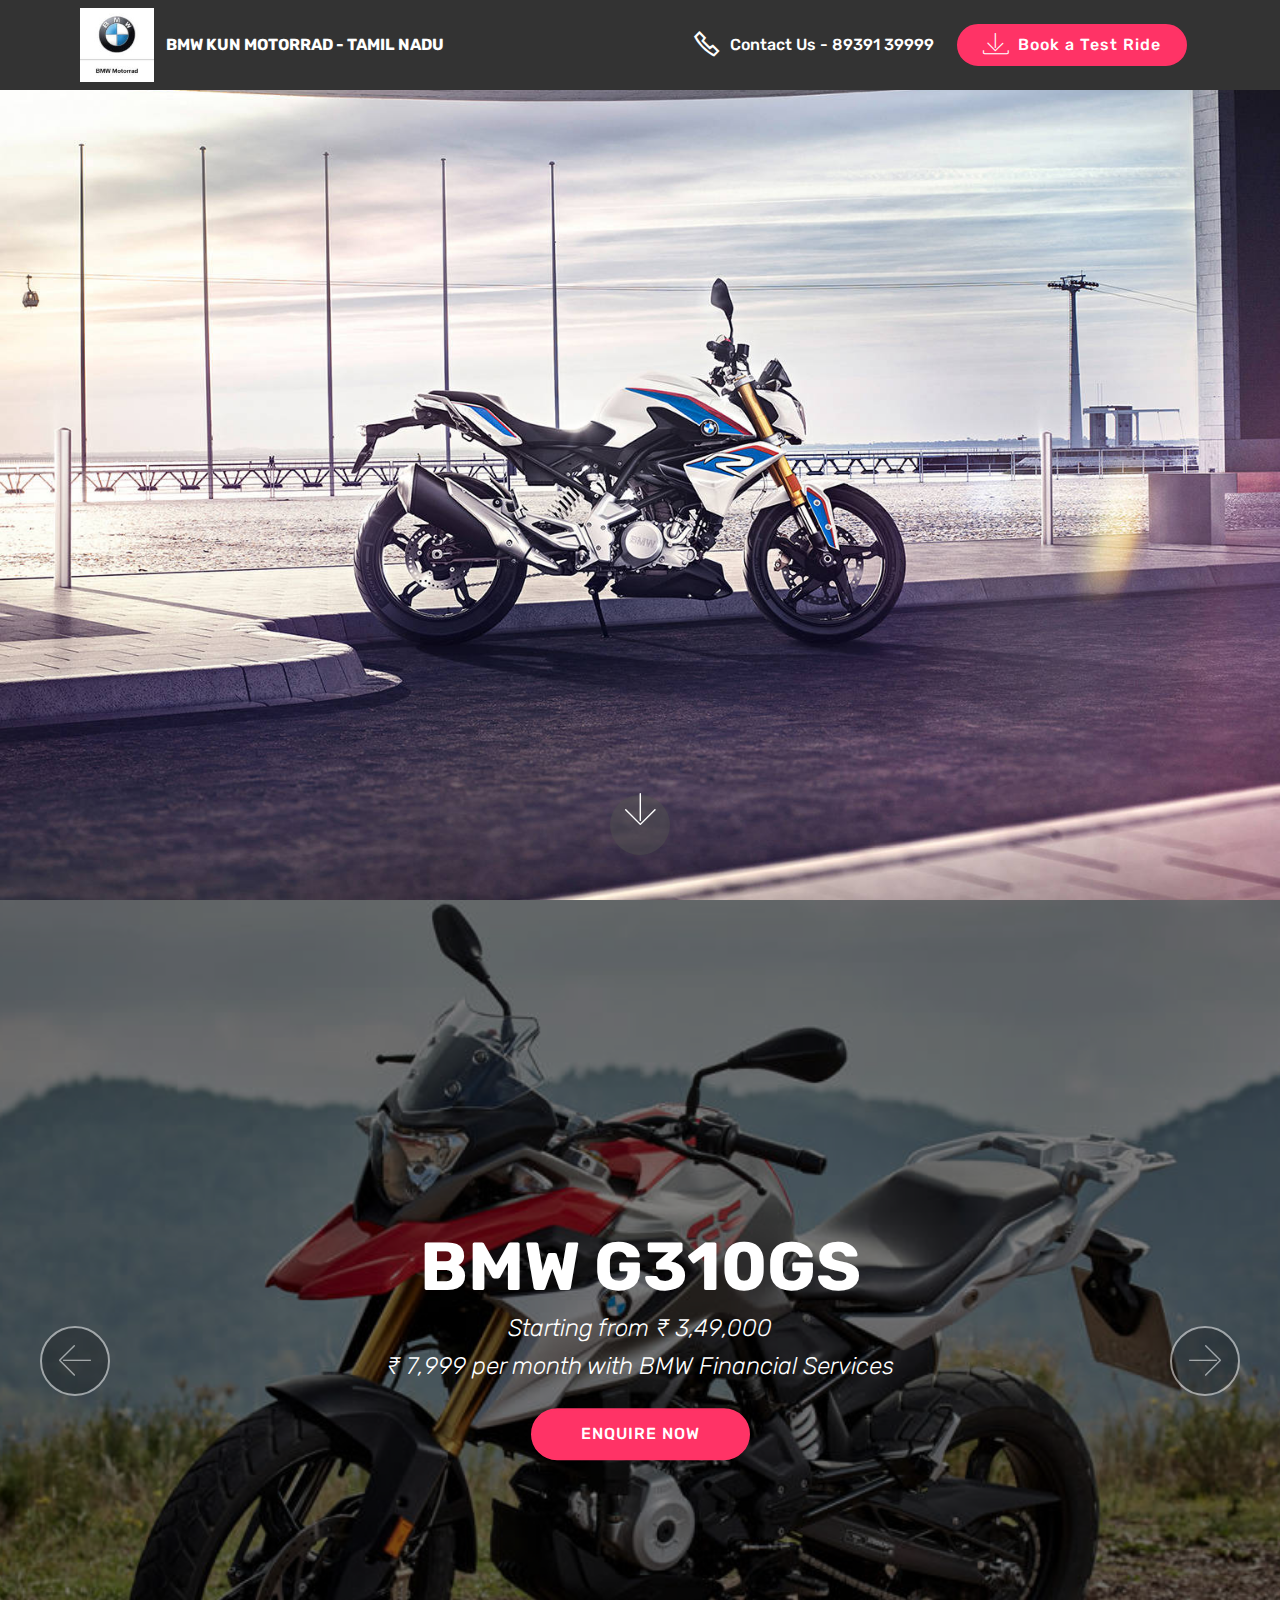
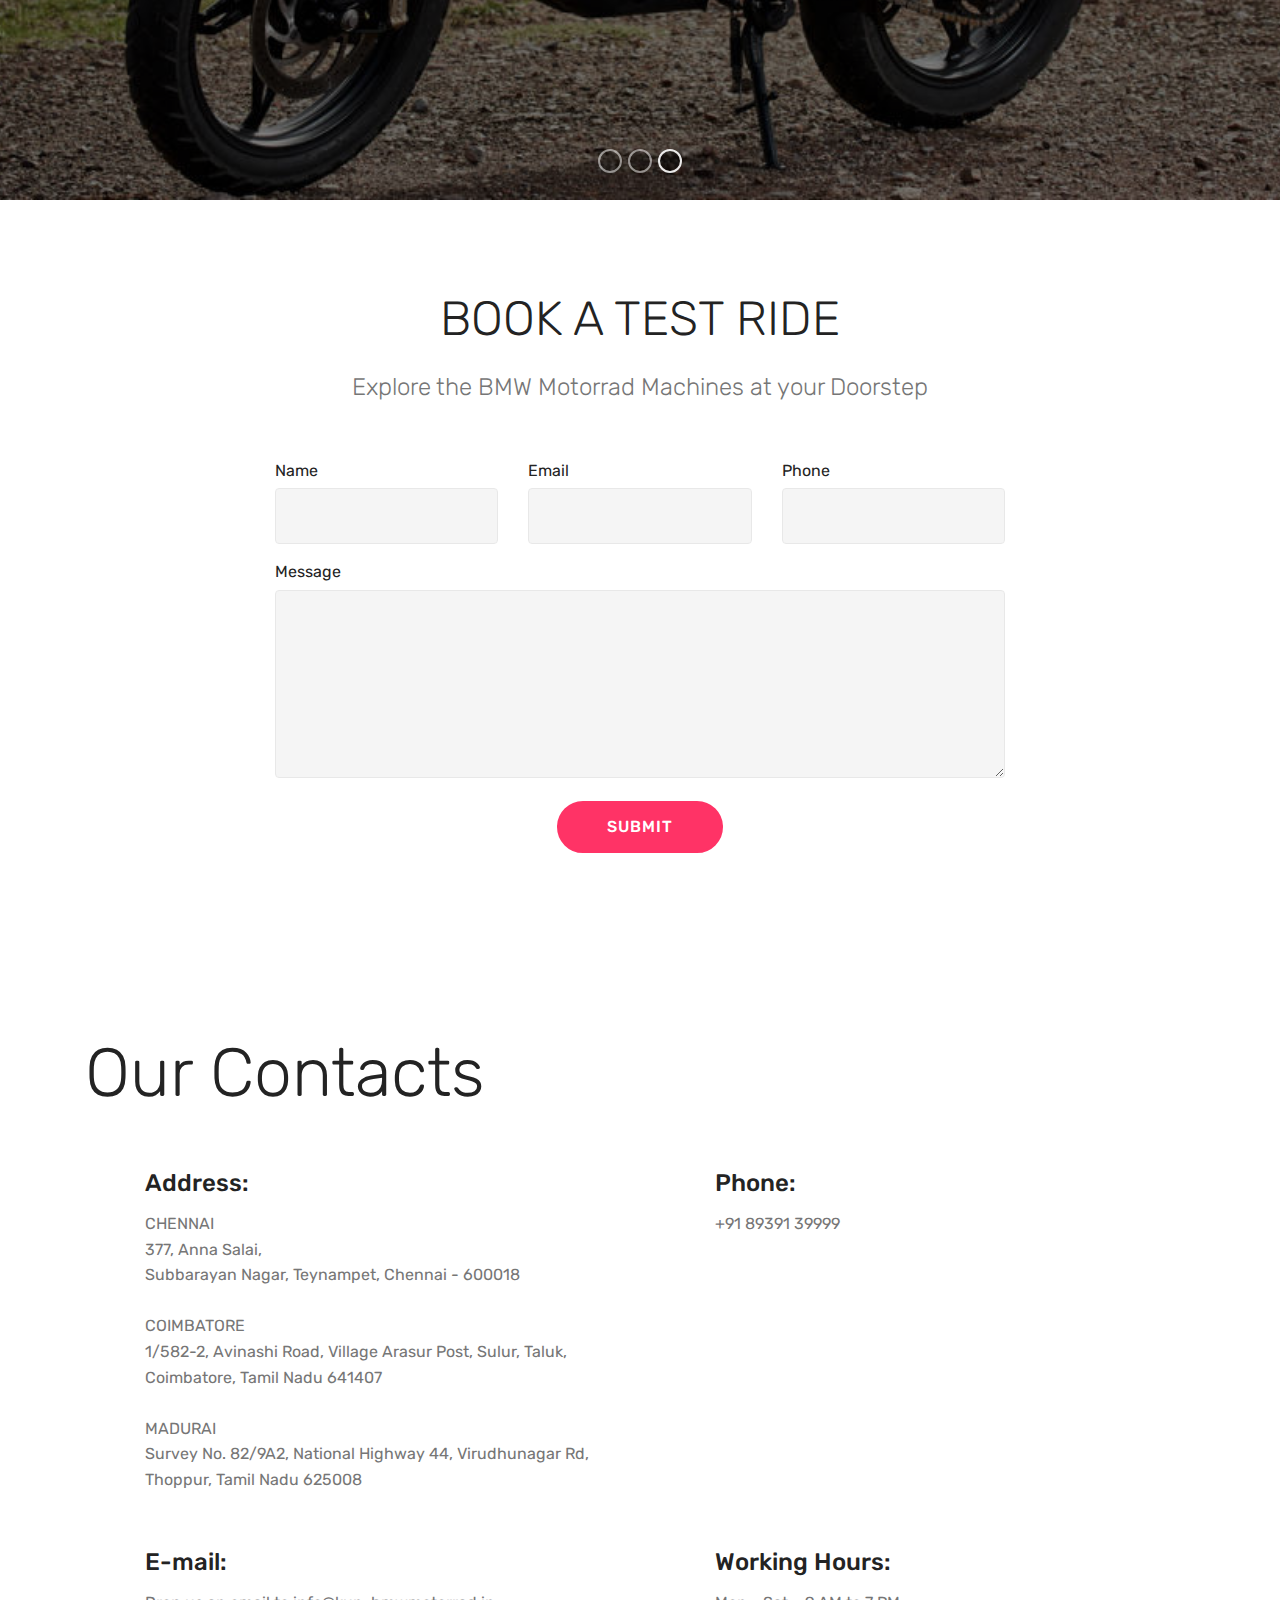
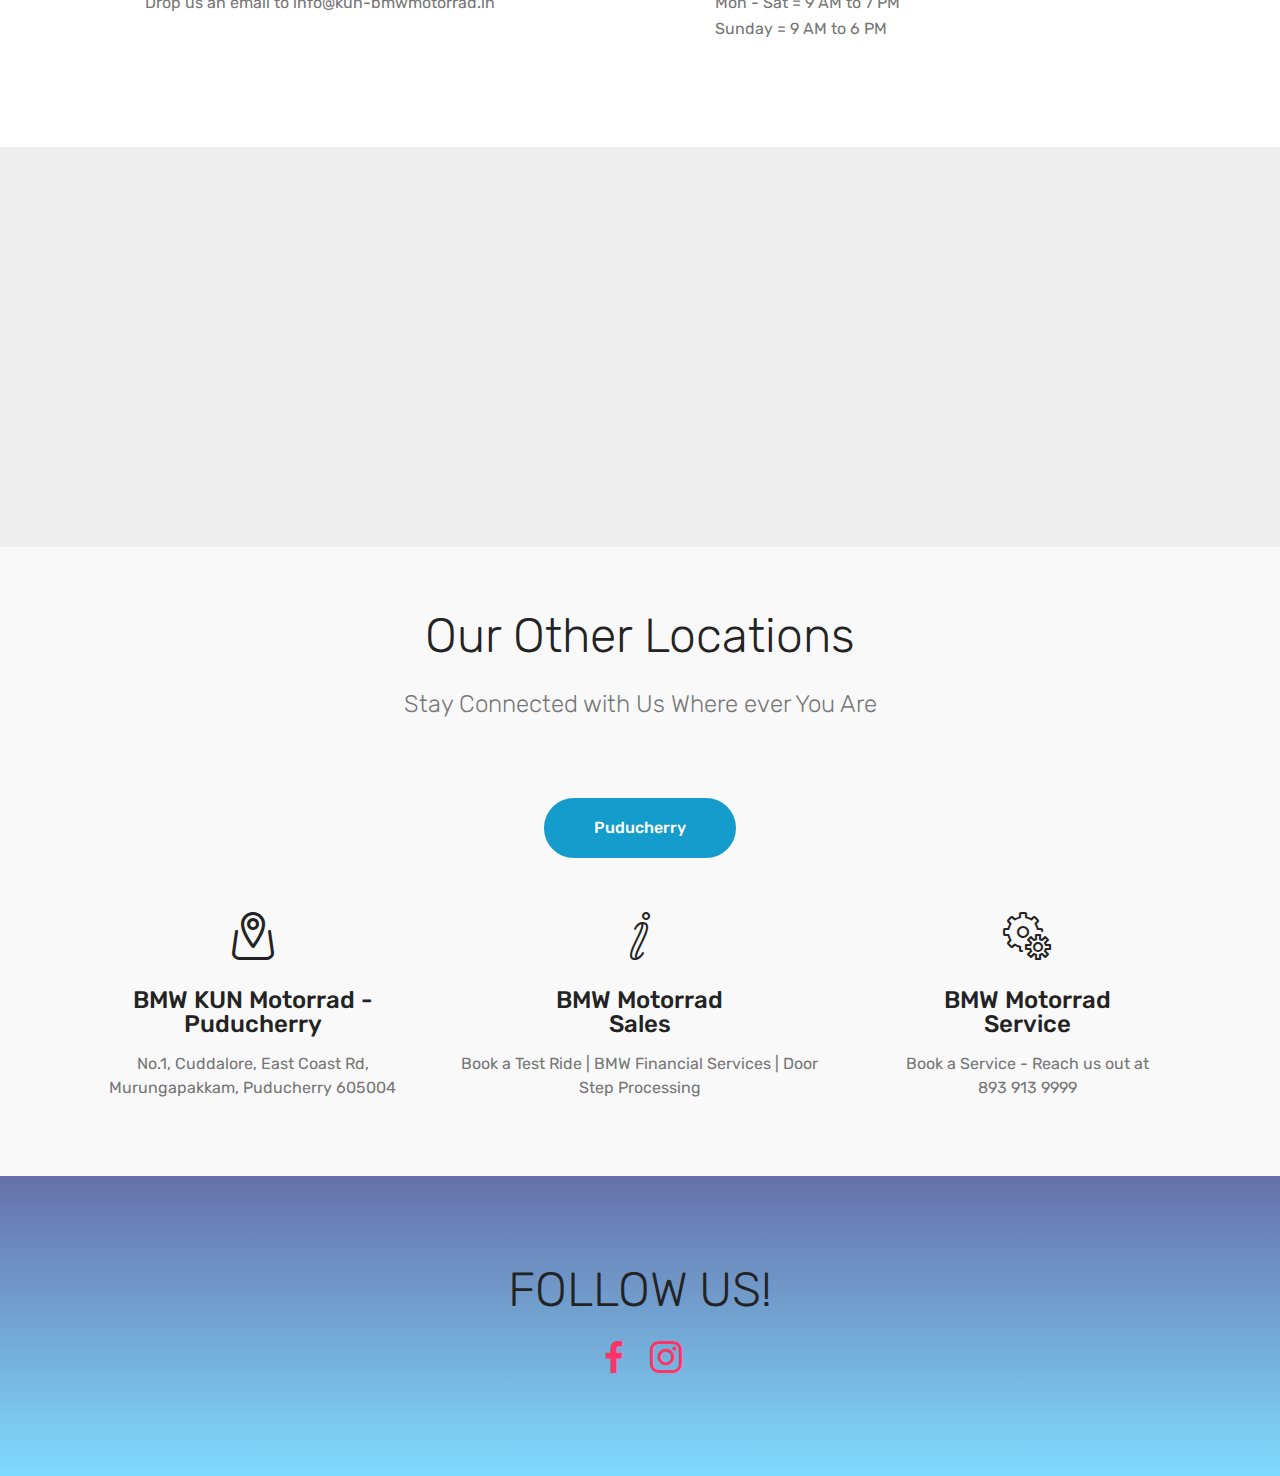
<file: index.html>
<!DOCTYPE html>
<html  >
<head>
  <!-- Site made with Mobirise Website Builder v4.10.1, https://mobirise.com -->
  <meta charset="UTF-8">
  <meta http-equiv="X-UA-Compatible" content="IE=edge">
  <meta name="generator" content="Mobirise v4.10.1, mobirise.com">
  <meta name="viewport" content="width=device-width, initial-scale=1, minimum-scale=1">
  <link rel="shortcut icon" href="assets/images/motorrad-logo-122x122.jpg" type="image/x-icon">
  <meta name="description" content="">
  
  <title>Home</title>
  <link rel="stylesheet" href="assets/web/assets/mobirise-icons-bold/mobirise-icons-bold.css">
  <link rel="stylesheet" href="assets/web/assets/mobirise-icons/mobirise-icons.css">
  <link rel="stylesheet" href="assets/web/assets/mobirise-icons2/mobirise2.css">
  <link rel="stylesheet" href="assets/tether/tether.min.css">
  <link rel="stylesheet" href="assets/bootstrap/css/bootstrap.min.css">
  <link rel="stylesheet" href="assets/bootstrap/css/bootstrap-grid.min.css">
  <link rel="stylesheet" href="assets/bootstrap/css/bootstrap-reboot.min.css">
  <link rel="stylesheet" href="assets/socicon/css/styles.css">
  <link rel="stylesheet" href="assets/dropdown/css/style.css">
  <link rel="stylesheet" href="assets/theme/css/style.css">
  <link rel="stylesheet" href="assets/mobirise/css/mbr-additional.css" type="text/css">
  
  
  
</head>
<body>
  <section class="menu cid-qTkzRZLJNu" once="menu" id="menu1-0">

    

    <nav class="navbar navbar-expand beta-menu navbar-dropdown align-items-center navbar-fixed-top navbar-toggleable-sm">
        <button class="navbar-toggler navbar-toggler-right" type="button" data-toggle="collapse" data-target="#navbarSupportedContent" aria-controls="navbarSupportedContent" aria-expanded="false" aria-label="Toggle navigation">
            <div class="hamburger">
                <span></span>
                <span></span>
                <span></span>
                <span></span>
            </div>
        </button>
        <div class="menu-logo">
            <div class="navbar-brand">
                <span class="navbar-logo">
                    <a href="#top">
                         <img src="assets/images/motorrad-logo-122x122.jpg" alt="Mobirise" title="" style="height: 4.6rem;">
                    </a>
                </span>
                <span class="navbar-caption-wrap"><a class="navbar-caption text-white display-4" href="https://mobirise.com">BMW KUN MOTORRAD - TAMIL NADU</a></span>
            </div>
        </div>
        <div class="collapse navbar-collapse" id="navbarSupportedContent">
            <ul class="navbar-nav nav-dropdown" data-app-modern-menu="true"><li class="nav-item">
                    <a class="nav-link link text-white display-4" href="index.html#contacts3-6"><span class="mobi-mbri mobi-mbri-phone mbr-iconfont mbr-iconfont-btn"></span>
                        
                        Contact Us - 89391 39999</a>
                </li></ul>
            <div class="navbar-buttons mbr-section-btn"><a class="btn btn-sm btn-primary display-4" href="index.html#form1-5">
                    <span class="mbri-save mbr-iconfont mbr-iconfont-btn "></span>
                    Book a Test Ride</a></div>
        </div>
    </nav>
</section>

<section class="engine"><a href="https://mobirise.info/o">free portfolio website templates</a></section><section class="cid-qTkA127IK8 mbr-fullscreen mbr-parallax-background" id="header2-1">

    

    

    <div class="container align-center">
        <div class="row justify-content-md-center">
            <div class="mbr-white col-md-10">
                
                
                
                
            </div>
        </div>
    </div>
    <div class="mbr-arrow hidden-sm-down" aria-hidden="true">
        <a href="#next">
            <i class="mbri-down mbr-iconfont"></i>
        </a>
    </div>
</section>

<section class="carousel slide cid-rrEYkP6PCE" data-interval="false" id="slider1-j">

    

    <div class="full-screen"><div class="mbr-slider slide carousel" data-pause="true" data-keyboard="false" data-ride="carousel" data-interval="4000"><ol class="carousel-indicators"><li data-app-prevent-settings="" data-target="#slider1-j" data-slide-to="0"></li><li data-app-prevent-settings="" data-target="#slider1-j" data-slide-to="1"></li><li data-app-prevent-settings="" data-target="#slider1-j" class=" active" data-slide-to="2"></li></ol><div class="carousel-inner" role="listbox"><div class="carousel-item slider-fullscreen-image" data-bg-video-slide="false" style="background-image: url(assets/images/f750gs-1920x1080.jpg);"><div class="container container-slide"><div class="image_wrapper"><div class="mbr-overlay"></div><img src="assets/images/f750gs-1920x1080.jpg"><div class="carousel-caption justify-content-center"><div class="col-10 align-center"><h2 class="mbr-fonts-style display-1"><strong>BMW F750GS</strong></h2><p class="lead mbr-text mbr-fonts-style display-5"><em><strong>THE BEGINNING OF SOMETHING NEW</strong></em></p><div class="mbr-section-btn" buttons="0"><a class="btn btn-success display-4" href="index.html#form1-5">ENQUIRE NOW</a> </div></div></div></div></div></div><div class="carousel-item slider-fullscreen-image" data-bg-video-slide="false" style="background-image: url(assets/images/r1250gs-1600x900.jpg);"><div class="container container-slide"><div class="image_wrapper"><div class="mbr-overlay"></div><img src="assets/images/r1250gs-1600x900.jpg"><div class="carousel-caption justify-content-center"><div class="col-10 align-center"><h2 class="mbr-fonts-style display-1"><strong>BMW R1250GS</strong></h2><p class="lead mbr-text mbr-fonts-style display-5"><em>Starting from ₹ 16,85,000
<br>₹ 34,777 per month with BMW Financial Services</em></p><div class="mbr-section-btn" buttons="0"><a class="btn display-4 btn-black" href="index.html#form1-5">ENQUIRE NOW</a> </div></div></div></div></div></div><div class="carousel-item slider-fullscreen-image active" data-bg-video-slide="false" style="background-image: url(assets/images/g310gs-1024x576.jpg);"><div class="container container-slide"><div class="image_wrapper"><div class="mbr-overlay"></div><img src="assets/images/g310gs-1024x576.jpg"><div class="carousel-caption justify-content-center"><div class="col-10 align-center"><h2 class="mbr-fonts-style display-1"><strong>BMW G310GS</strong></h2><p class="lead mbr-text mbr-fonts-style display-5"><em>Starting from ₹ 3,49,000
<br>₹ 7,999 per month with BMW Financial Services</em></p><div class="mbr-section-btn" buttons="0"><a class="btn display-4 btn-primary" href="index.html#form1-5">ENQUIRE NOW</a> </div></div></div></div></div></div></div><a data-app-prevent-settings="" class="carousel-control carousel-control-prev" role="button" data-slide="prev" href="#slider1-j"><span aria-hidden="true" class="mbri-left mbr-iconfont"></span><span class="sr-only">Previous</span></a><a data-app-prevent-settings="" class="carousel-control carousel-control-next" role="button" data-slide="next" href="#slider1-j"><span aria-hidden="true" class="mbri-right mbr-iconfont"></span><span class="sr-only">Next</span></a></div></div>

</section>

<section class="mbr-section form1 cid-rq2QKuMh8R" id="form1-5">

    

    
    <div class="container">
        <div class="row justify-content-center">
            <div class="title col-12 col-lg-8">
                <h2 class="mbr-section-title align-center pb-3 mbr-fonts-style display-2">
                    BOOK A TEST RIDE</h2>
                <h3 class="mbr-section-subtitle align-center mbr-light pb-3 mbr-fonts-style display-5">
                    Explore the BMW Motorrad Machines at your Doorstep</h3>
            </div>
        </div>
    </div>
    <div class="container">
        <div class="row justify-content-center">
            <div class="media-container-column col-lg-8" data-form-type="formoid">
                <!---Formbuilder Form--->
                <form action="https://mobirise.com/" method="POST" class="mbr-form form-with-styler" data-form-title="Mobirise Form"><input type="hidden" name="email" data-form-email="true" value="DKoD+jKcBX7iKw5u927jv78lsmXXeE1T3jhASjSYUYomiIY37VyQIKcHmqfQCOb0A3Y1/wEdfXcictTYaYZTbTwcQfeDj5vEnlV9dTLqz9y9vZceMcCCYavsPygVufMP">
                    <div class="row row-sm-offset">
                        <div hidden="hidden" data-form-alert="" class="alert alert-success col-12">Thanks for filling out the form!</div>
                        <div hidden="hidden" data-form-alert-danger="" class="alert alert-danger col-12">
                        </div>
                    </div>
                    <div class="dragArea row row-sm-offset">
                        <div class="col-md-4  form-group" data-for="name">
                            <label for="name-form1-5" class="form-control-label mbr-fonts-style display-7">Name</label>
                            <input type="text" name="name" data-form-field="Name" required="required" class="form-control display-7" id="name-form1-5">
                        </div>
                        <div class="col-md-4  form-group" data-for="email">
                            <label for="email-form1-5" class="form-control-label mbr-fonts-style display-7">Email</label>
                            <input type="email" name="email" data-form-field="Email" required="required" class="form-control display-7" id="email-form1-5">
                        </div>
                        <div data-for="phone" class="col-md-4  form-group">
                            <label for="phone-form1-5" class="form-control-label mbr-fonts-style display-7">Phone</label>
                            <input type="tel" name="phone" data-form-field="Phone" class="form-control display-7" id="phone-form1-5">
                        </div>
                        <div data-for="message" class="col-md-12 form-group">
                            <label for="message-form1-5" class="form-control-label mbr-fonts-style display-7">Message</label>
                            <textarea name="message" data-form-field="Message" class="form-control display-7" id="message-form1-5"></textarea>
                        </div>
                        <div class="col-md-12 input-group-btn align-center"><button type="submit" class="btn btn-primary btn-form display-4">SUBMIT</button></div>
                    </div>
                </form><!---Formbuilder Form--->
            </div>
        </div>
    </div>
</section>

<section class="mbr-section contacts3 cid-rq2QLFR4gG" id="contacts3-6">
    <!---->
    
    <!---->
    <!--Overlay-->
    
    <!--Container-->
    <div class="container">
        <div class="row">
            <!--Titles-->
            <div class="title col-12">
                <h2 class="align-left mbr-fonts-style display-1">
                    Our Contacts
                </h2>
                
            </div>
            <div class="col-12">
                <div class="row">
                    <div class="col-12 col-md-6">
                        <div class="wrapper">
                            <span class="iconfont-wrapper">
                                <span class="amp-iconfont icon fa-thumbs-o-up fa"></span>
                            </span>
                            <div class="b-info b-adress">
                                <h5 class="align-left mbr-fonts-style display-5">
                                    Address:&nbsp;</h5>
                                <p class="mbr-text align-left mbr-fonts-style display-7">CHENNAI<br>377, Anna Salai, 
<br>Subbarayan Nagar, Teynampet, Chennai - 600018<br><br>COIMBATORE<br>1/582-2, Avinashi Road,  Village Arasur Post, Sulur, Taluk, Coimbatore, Tamil Nadu 641407<br><br>MADURAI<br>Survey No. 82/9A2, National Highway 44, Virudhunagar Rd, Thoppur, Tamil Nadu 625008<br><br></p>
                            </div>
                        </div>
                    </div>
                    <div class="col-12 col-md-6">
                        <div class="wrapper">
                            <span class="iconfont-wrapper">
                                <span class="amp-iconfont icon fa-phone fa"></span>
                            </span>
                            <div class="b-info b-phone">
                                <h5 class="align-left mbr-fonts-style display-5">
                                    Phone:
                                </h5>
                                <p class="mbr-text align-left mbr-fonts-style display-7">+91 89391 39999</p>
                            </div>
                        </div>
                    </div>
                    <div class="col-12 col-md-6">
                        <div class="wrapper">
                            <span class="iconfont-wrapper">
                                <span class="amp-iconfont icon fa-comment-o fa"></span>
                            </span>
                            <div class="b-info b-mail">
                                <h5 class="align-left mbr-fonts-style display-5">
                                    E-mail:
                                </h5>
                                <p class="mbr-text align-left mbr-fonts-style display-7">Drop us an email to info@kun-bmwmotorrad.in</p>
                            </div>
                        </div>
                    </div>
                    <div class="col-12 col-md-6">
                        <div class="wrapper">
                            <span class="iconfont-wrapper">
                                <span class="amp-iconfont icon fa-th-large fa"></span>
                            </span>
                            <div class="b-info b-mail">
                                <h5 class="align-left mbr-fonts-style display-5">
                                    Working Hours:
                                </h5>
                                <p class="mbr-text align-left mbr-fonts-style display-7">
                                    Mon - Sat = 9 AM to 7 PM<br>Sunday = 9 AM to 6 PM</p>
                            </div>
                        </div>
                    </div>
                </div>
            </div>
        </div>
    </div>
</section>

<section class="map1 cid-rq2QAQp0ju" id="map1-4">

     

    <div class="google-map"><iframe frameborder="0" style="border:0" src="https://www.google.com/maps/embed?pb=!1m14!1m8!1m3!1d15547.6446549367!2d80.2474347!3d13.0413264!3m2!1i1024!2i768!4f13.1!3m3!1m2!1s0x0%3A0x26045eb75d39ddf!2sBMW+KUN+Motorrad+-+Chennai!5e0!3m2!1sen!2sin!4v1557467723057!5m2!1sen!2sin" allowfullscreen=""></iframe></div>
</section>

<section class="tabs3 cid-rqriCKbLHF" id="tabs3-h">

    

    

    <div class="container">
        <h2 class="mbr-section-title align-center pb-3 mbr-fonts-style display-2">
           Our Other Locations</h2>
        <h3 class="mbr-section-subtitle  display-5 align-center mbr-light mbr-fonts-style">Stay Connected with Us Where ever You Are</h3>
    </div>
    <div class="container-fluid">
        <div class="row tabcont">
            <ul class="nav nav-tabs pt-3 mt-5" role="tablist">
                <li class="nav-item mbr-fonts-style"><a class="nav-link show active display-7" role="tab" data-toggle="tab" href="#tabs3-h_tab0" aria-selected="true">Puducherry</a></li>
                
                
                
                
                
            </ul>
        </div>
    </div>

    <div class="container">
        <div class="row px-1">
            <div class="tab-content">
                <div id="tab1" class="tab-pane in active mbr-table" role="tabpanel">
                    <div class="row tab-content-row">
                        <div class="col-xs-12 col-md-6 col-lg-4">
                            <div class="card-img ">
                                <span class="mbr-iconfont mbrib-map-pin"></span>
                            </div>
                            <h4 class="mbr-element-title  align-center mbr-fonts-style pb-2 display-5">BMW KUN Motorrad - Puducherry</h4>
                            <p class="mbr-section-text  align-center mbr-fonts-style display-7">
                                No.1, Cuddalore, East Coast Rd, Murungapakkam, Puducherry 605004
                            </p>
                        </div>

                        <div class="col-xs-12 col-md-6 col-lg-4">
                            <div class="card-img ">
                                <span class="mbr-iconfont mbri-italic"></span>
                            </div>
                            <h4 class="mbr-element-title  align-center mbr-fonts-style pb-2 display-5">BMW Motorrad <br>Sales</h4>
                            <p class="mbr-section-text  align-center mbr-fonts-style display-7">Book a Test Ride | BMW Financial Services | Door Step Processing<br></p>
                        </div>

                        <div class="col-xs-12 col-md-6 col-lg-4">
                            <div class="card-img ">
                                <span class="mbr-iconfont mbri-setting"></span>
                            </div>
                            <h4 class="mbr-element-title  align-center mbr-fonts-style pb-2 display-5">
                                BMW Motorrad <br>Service</h4>
                            <p class="mbr-section-text  align-center mbr-fonts-style display-7">Book a Service - Reach us out at 
<br>893 913 9999<br></p>
                        </div>

                        
                    </div>
                </div>

                <div id="tab2" class="tab-pane  mbr-table" role="tabpanel">
                    <div class="row tab-content-row">
                        <div class="col-xs-12 col-md-6 col-lg-4">
                            <div class="card-img ">
                                <span class="mbr-iconfont mbrib-map-pin"></span>
                            </div>
                            <h4 class="mbr-element-title  align-center mbr-fonts-style pb-2 display-5">
                                BMW KUN Motorrad - Madurai</h4>
                            <p class="mbr-section-text  align-center mbr-fonts-style display-7">
                                Survey No. 82/9A2, National Highway 44, Virudhunagar Rd, Thoppur, Tamil Nadu 625008
                            </p>
                        </div>

                        <div class="col-xs-12 col-md-6 col-lg-4">
                            <div class="card-img ">
                                <span class="mbr-iconfont mbri-italic"></span>
                            </div>
                            <h4 class="mbr-element-title  align-center mbr-fonts-style pb-2 display-5">BMW Motorrad Sales</h4>
                            <p class="mbr-section-text  align-center mbr-fonts-style display-7">Showroom Display | Test Ride
<br>BMW Financial Services
<br></p>
                        </div>

                        <div class="col-xs-12 col-md-6 col-lg-4">
                            <div class="card-img ">
                                <span class="mbr-iconfont mbri-setting"></span>
                            </div>
                            <h4 class="mbr-element-title  align-center mbr-fonts-style pb-2 display-5">
                                BMW Motorrad Service</h4>
                            <p class="mbr-section-text  align-center mbr-fonts-style display-7">Best-In-Class BMW Motorrad
<br>Service Centre</p>
                        </div>

                        
                    </div>
                </div>

                <div id="tab3" class="tab-pane  mbr-table" role="tabpanel">
                    <div class="row tab-content-row">
                        <div class="col-xs-12 col-md-6 col-lg-4">
                            <div class="card-img ">
                                <span class="mbr-iconfont mbrib-map-pin"></span>
                            </div>
                            <h4 class="mbr-element-title  align-center mbr-fonts-style pb-2 display-5">
                                BMW Motorrad Puducherry</h4>
                            <p class="mbr-section-text  align-center mbr-fonts-style display-7">
                                 No.1, Cuddalore, East Coast Rd, Murungapakkam, Puducherry 605004
                            </p>
                        </div>

                        <div class="col-xs-12 col-md-6 col-lg-4">
                            <div class="card-img ">
                                <span class="mbr-iconfont mbrib-italic"></span>
                            </div>
                            <h4 class="mbr-element-title  align-center mbr-fonts-style pb-2 display-5">
                                BMW Motorrad Sales</h4>
                            <p class="mbr-section-text  align-center mbr-fonts-style display-7">Book a Test Ride | BMW Financial Services | Door Step Processing</p>
                        </div>

                        <div class="col-xs-12 col-md-6 col-lg-4">
                            <div class="card-img ">
                                <span class="mbr-iconfont mbri-setting"></span>
                            </div>
                            <h4 class="mbr-element-title  align-center mbr-fonts-style pb-2 display-5">
                                BMW Motorrad Service</h4>
                            <p class="mbr-section-text  align-center mbr-fonts-style display-7">
                                Book a Service - Reach us out at <br>893 913 9999</p>
                        </div>

                        
                    </div>
                </div>

                <div id="tab4" class="tab-pane  mbr-table" role="tabpanel">
                    <div class="row tab-content-row">
                        <div class="col-xs-12 col-md-6 col-lg-4">
                            <div class="card-img ">
                                <span class="mbri-responsive mbr-iconfont"></span>
                            </div>
                            <h4 class="mbr-element-title  align-center mbr-fonts-style pb-2 display-5">
                                MOBILE FRIENDLY
                            </h4>
                            <p class="mbr-section-text  align-center mbr-fonts-style display-7">
                                No special actions required, all sites you make with Mobirise are mobile-friendly. You don't have to create a special mobile version of your site, it will adapt automagically.
                            </p>
                        </div>

                        <div class="col-xs-12 col-md-6 col-lg-4">
                            <div class="card-img ">
                                <span class="mbri-responsive mbr-iconfont"></span>
                            </div>
                            <h4 class="mbr-element-title  align-center mbr-fonts-style pb-2 display-5">
                                MOBILE FRIENDLY
                            </h4>
                            <p class="mbr-section-text  align-center mbr-fonts-style display-7">
                                No special actions required, all sites you make with Mobirise are mobile-friendly. You don't have to create a special mobile version of your site, it will adapt automagically.
                            </p>
                        </div>

                        <div class="col-xs-12 col-md-6 col-lg-4">
                            <div class="card-img ">
                                <span class="mbri-responsive mbr-iconfont"></span>
                            </div>
                            <h4 class="mbr-element-title  align-center mbr-fonts-style pb-2 display-5">
                                MOBILE FRIENDLY
                            </h4>
                            <p class="mbr-section-text  align-center mbr-fonts-style display-7">
                                No special actions required, all sites you make with Mobirise are mobile-friendly. You don't have to create a special mobile version of your site, it will adapt automagically.
                            </p>
                        </div>

                        
                    </div>
                </div>

                <div id="tab5" class="tab-pane  mbr-table" role="tabpanel">
                    <div class="row tab-content-row">
                        <div class="col-xs-12 col-md-6 col-lg-4">
                            <div class="card-img ">
                                <span class="mbri-bootstrap mbr-iconfont"></span>
                            </div>
                            <h4 class="mbr-element-title  align-center mbr-fonts-style pb-2 display-5">
                                IT'S EASY AND SIMPLE
                            </h4>
                            <p class="mbr-section-text  align-center mbr-fonts-style display-7">
                                Cut down the development time with drag-and-drop website builder. Drop the blocks into the page, edit content inline and publish - no technical skills required.
                            </p>
                        </div>

                        <div class="col-xs-12 col-md-6 col-lg-4">
                            <div class="card-img ">
                                <span class="mbri-bootstrap mbr-iconfont"></span>
                            </div>
                            <h4 class="mbr-element-title  align-center mbr-fonts-style pb-2 display-5">
                                IT'S EASY AND SIMPLE
                            </h4>
                            <p class="mbr-section-text  align-center mbr-fonts-style display-7">
                                Cut down the development time with drag-and-drop website builder. Drop the blocks into the page, edit content inline and publish - no technical skills required.
                            </p>
                        </div>

                        <div class="col-xs-12 col-md-6 col-lg-4">
                            <div class="card-img ">
                                <span class="mbri-bootstrap mbr-iconfont"></span>
                            </div>
                            <h4 class="mbr-element-title  align-center mbr-fonts-style pb-2 display-5">
                                IT'S EASY AND SIMPLE
                            </h4>
                            <p class="mbr-section-text  align-center mbr-fonts-style display-7">
                                Cut down the development time with drag-and-drop website builder. Drop the blocks into the page, edit content inline and publish - no technical skills required.
                            </p>
                        </div>

                        
                    </div>
                </div>

                <div id="tab6" class="tab-pane  mbr-table" role="tabpanel">
                    <div class="row tab-content-row">
                        <div class="col-xs-12 col-md-6 col-lg-4">
                            <div class="card-img ">
                                <span class="mbri-extension mbr-iconfont"></span>
                            </div>
                            <h4 class="mbr-element-title  align-center mbr-fonts-style pb-2 display-5">
                                TRENDY WEBSITE BLOCKS
                            </h4>
                            <p class="mbr-section-text  align-center mbr-fonts-style display-7">
                                Choose from the large selection  pre-made blocks - full-screen intro, bootstrap carousel, slider, responsive image gallery with, parallax scrolling, sticky header and more.
                            </p>
                        </div>

                        <div class="col-xs-12 col-md-6 col-lg-4">
                            <div class="card-img ">
                                <span class="mbri-extension mbr-iconfont"></span>
                            </div>
                            <h4 class="mbr-element-title  align-center mbr-fonts-style pb-2 display-5">
                                TRENDY WEBSITE BLOCKS
                            </h4>
                            <p class="mbr-section-text  align-center mbr-fonts-style display-7">
                                Choose from the large selection  pre-made blocks - full-screen intro, bootstrap carousel, slider, responsive image gallery with, parallax scrolling, sticky header and more.
                            </p>
                        </div>

                        <div class="col-xs-12 col-md-6 col-lg-4">
                            <div class="card-img ">
                                <span class="mbri-extension mbr-iconfont"></span>
                            </div>
                            <h4 class="mbr-element-title  align-center mbr-fonts-style pb-2 display-5">
                                TRENDY WEBSITE BLOCKS
                            </h4>
                            <p class="mbr-section-text  align-center mbr-fonts-style display-7">
                                Choose from the large selection  pre-made blocks - full-screen intro, bootstrap carousel, slider, responsive image gallery with, parallax scrolling, sticky header and more.
                            </p>
                        </div>

                        
                    </div>
                </div>
            </div>
        </div>
    </div>
</section>

<section class="cid-rqrma7wLDH" id="social-buttons2-i">

    

    

    <div class="container">
        <div class="media-container-row">
            <div class="col-md-8 align-center">
                <h2 class="pb-3 mbr-fonts-style display-2">
                    FOLLOW US!
                </h2>
                <div class="social-list pl-0 mb-0">
                    <a href="https://twitter.com/mobirise" target="_blank">
                        <span class="px-2 mbr-iconfont mbr-iconfont-social socicon-facebook socicon"></span>
                    </a>
                    <a href="https://www.facebook.com/pages/Mobirise/1616226671953247" target="_blank">
                        <span class="px-2 mbr-iconfont mbr-iconfont-social socicon-instagram socicon"></span>
                    </a>
                    <a href="https://instagram.com/mobirise" target="_blank">
                        
                    </a>
                    <a href="https://www.youtube.com/c/mobirise" target="_blank">
                        
                    </a>
                    <a href="https://plus.google.com/u/0/+Mobirise" target="_blank">
                        
                    </a>
                    <a href="https://www.behance.net/Mobirise" target="_blank">
                        
                    </a>
                </div>
            </div>
        </div>
    </div>
</section>


  <script src="assets/web/assets/jquery/jquery.min.js"></script>
  <script src="assets/popper/popper.min.js"></script>
  <script src="assets/tether/tether.min.js"></script>
  <script src="assets/bootstrap/js/bootstrap.min.js"></script>
  <script src="assets/touchswipe/jquery.touch-swipe.min.js"></script>
  <script src="assets/parallax/jarallax.min.js"></script>
  <script src="assets/ytplayer/jquery.mb.ytplayer.min.js"></script>
  <script src="assets/vimeoplayer/jquery.mb.vimeo_player.js"></script>
  <script src="assets/bootstrapcarouselswipe/bootstrap-carousel-swipe.js"></script>
  <script src="assets/mbr-tabs/mbr-tabs.js"></script>
  <script src="assets/sociallikes/social-likes.js"></script>
  <script src="assets/smoothscroll/smooth-scroll.js"></script>
  <script src="assets/dropdown/js/script.min.js"></script>
  <script src="assets/theme/js/script.js"></script>
  <script src="assets/slidervideo/script.js"></script>
  <script src="assets/formoid/formoid.min.js"></script>
  
  
</body>
</html>
</file>
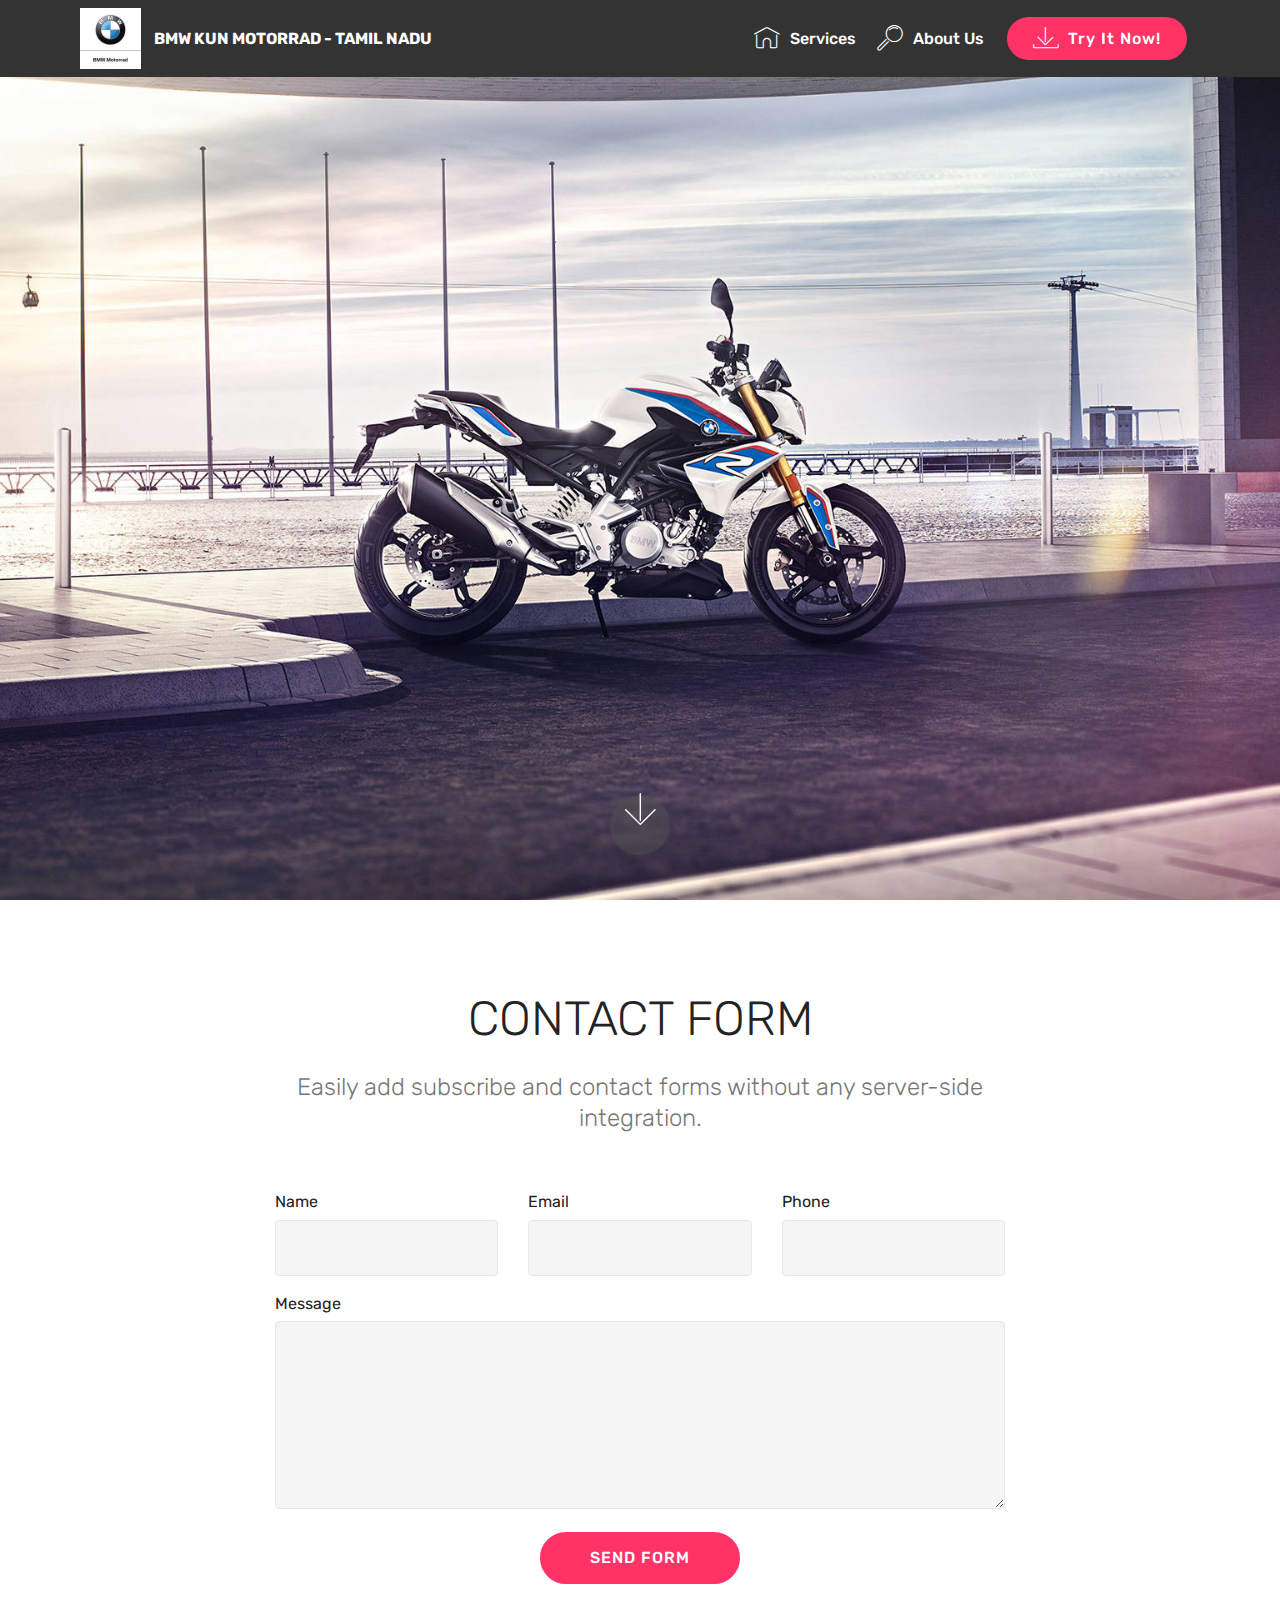
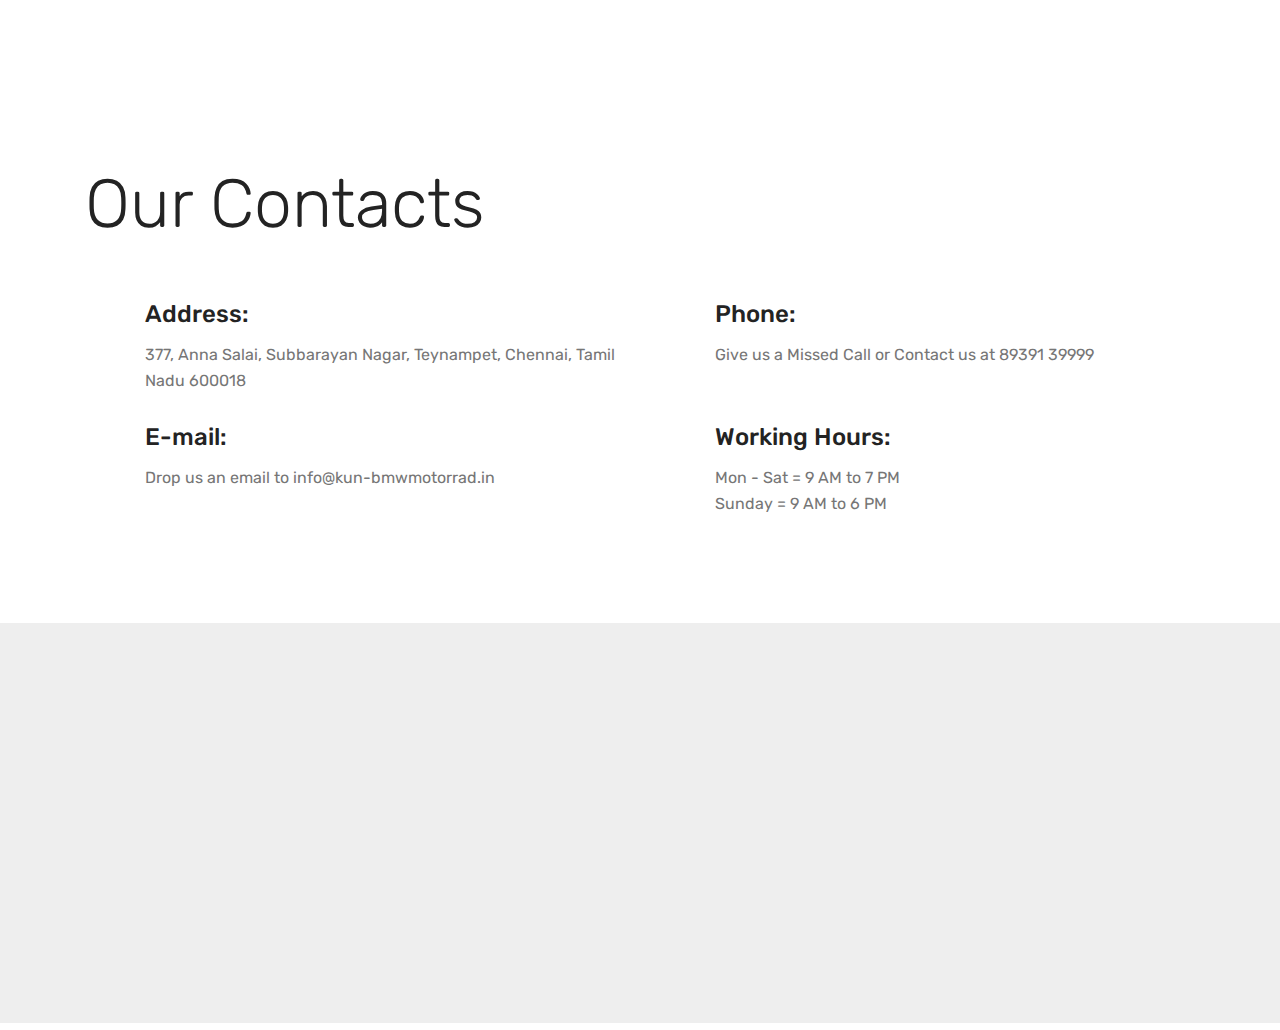
<file: test page 1.html>
<!DOCTYPE html>
<html  >
<head>
  <!-- Site made with Mobirise Website Builder v4.10.0, https://mobirise.com -->
  <meta charset="UTF-8">
  <meta http-equiv="X-UA-Compatible" content="IE=edge">
  <meta name="generator" content="Mobirise v4.10.0, mobirise.com">
  <meta name="viewport" content="width=device-width, initial-scale=1, minimum-scale=1">
  <link rel="shortcut icon" href="assets/images/motorrad-logo-122x122.jpg" type="image/x-icon">
  <meta name="description" content="">
  
  <title>Home</title>
  <link rel="stylesheet" href="assets/web/assets/mobirise-icons/mobirise-icons.css">
  <link rel="stylesheet" href="assets/tether/tether.min.css">
  <link rel="stylesheet" href="assets/bootstrap/css/bootstrap.min.css">
  <link rel="stylesheet" href="assets/bootstrap/css/bootstrap-grid.min.css">
  <link rel="stylesheet" href="assets/bootstrap/css/bootstrap-reboot.min.css">
  <link rel="stylesheet" href="assets/dropdown/css/style.css">
  <link rel="stylesheet" href="assets/theme/css/style.css">
  <link rel="stylesheet" href="assets/mobirise/css/mbr-additional.css" type="text/css">
  
  
  
</head>
<body>
  <section class="menu cid-qTkzRZLJNu" once="menu" id="menu1-0">


    <nav class="navbar navbar-expand beta-menu navbar-dropdown align-items-center navbar-fixed-top navbar-toggleable-sm">
        <button class="navbar-toggler navbar-toggler-right" type="button" data-toggle="collapse" data-target="#navbarSupportedContent" aria-controls="navbarSupportedContent" aria-expanded="false" aria-label="Toggle navigation">
            <div class="hamburger">
                <span></span>
                <span></span>
                <span></span>
                <span></span>
            </div>
        </button>


        <div class="menu-logo">
            <div class="navbar-brand">
                <span class="navbar-logo" >
                    <a href="#top">
                         <img src="assets/images/motorrad-logo-122x122.jpg" alt="Mobirise" title="" style="height: 3.8rem;">
                    </a>
                </span>
                <span class="navbar-caption-wrap"><a class="navbar-caption text-white display-4" href="https://mobirise.com">BMW KUN MOTORRAD - TAMIL NADU</a></span>
            </div>
        </div>
        <div class="collapse navbar-collapse" id="navbarSupportedContent">
            <ul class="navbar-nav nav-dropdown" data-app-modern-menu="true"><li class="nav-item">
                    <a class="nav-link link text-white display-4" href="https://mobirise.com">
                        <span class="mbri-home mbr-iconfont mbr-iconfont-btn"></span>
                        Services
                    </a>
                </li>
                <li class="nav-item">
                    <a class="nav-link link text-white display-4" href="https://mobirise.com">
                        <span class="mbri-search mbr-iconfont mbr-iconfont-btn"></span>
                        About Us
                    </a>
                </li></ul>
            <div class="navbar-buttons mbr-section-btn"><a class="btn btn-sm btn-primary display-4" href="https://mobirise.com">
                    <span class="mbri-save mbr-iconfont mbr-iconfont-btn "></span>
                    Try It Now!
                </a></div>
        </div>
    </nav>
</section>

<section class="engine"><a href="https://mobirise.info/v">html templates</a></section><section class="cid-qTkA127IK8 mbr-fullscreen mbr-parallax-background" id="header2-1">

    

    

    <div class="container align-center">
        <div class="row justify-content-md-center">
            <div class="mbr-white col-md-10">
                
                
                
                
            </div>
        </div>
    </div>
    <div class="mbr-arrow hidden-sm-down" aria-hidden="true">
        <a href="#next">
            <i class="mbri-down mbr-iconfont"></i>
        </a>
    </div>
</section>

<section class="mbr-section form1 cid-rq2QKuMh8R" id="form1-5">

    

    
    <div class="container">
        <div class="row justify-content-center">
            <div class="title col-12 col-lg-8">
                <h2 class="mbr-section-title align-center pb-3 mbr-fonts-style display-2">
                    CONTACT FORM
                </h2>
                <h3 class="mbr-section-subtitle align-center mbr-light pb-3 mbr-fonts-style display-5">
                    Easily add subscribe and contact forms without any server-side integration.
                </h3>
            </div>
        </div>
    </div>
    <div class="container">
        <div class="row justify-content-center">
            <div class="media-container-column col-lg-8" data-form-type="formoid">
                <!---Formbuilder Form--->
                <form action="https://mobirise.com/" method="POST" class="mbr-form form-with-styler" data-form-title="Mobirise Form"><input type="hidden" name="email" data-form-email="true" value="EfO3p6FN6MNSdh645mHuO2yYTkgd2RMC23uGVTrJ0unS+TNZOFRTKF3SWGShcCBljiZ5XBwRzK8yzcLGY9VrHCpwUFp9GRCju4evjkTFoCnpZ7ACmjoUq23zzwdWc28k">
                    <div class="row row-sm-offset">
                        <div hidden="hidden" data-form-alert="" class="alert alert-success col-12">Thanks for filling out the form!</div>
                        <div hidden="hidden" data-form-alert-danger="" class="alert alert-danger col-12">
                        </div>
                    </div>
                    <div class="dragArea row row-sm-offset">
                        <div class="col-md-4  form-group" data-for="name">
                            <label for="name-form1-5" class="form-control-label mbr-fonts-style display-7">Name</label>
                            <input type="text" name="name" data-form-field="Name" required="required" class="form-control display-7" id="name-form1-5">
                        </div>
                        <div class="col-md-4  form-group" data-for="email">
                            <label for="email-form1-5" class="form-control-label mbr-fonts-style display-7">Email</label>
                            <input type="email" name="email" data-form-field="Email" required="required" class="form-control display-7" id="email-form1-5">
                        </div>
                        <div data-for="phone" class="col-md-4  form-group">
                            <label for="phone-form1-5" class="form-control-label mbr-fonts-style display-7">Phone</label>
                            <input type="tel" name="phone" data-form-field="Phone" class="form-control display-7" id="phone-form1-5">
                        </div>
                        <div data-for="message" class="col-md-12 form-group">
                            <label for="message-form1-5" class="form-control-label mbr-fonts-style display-7">Message</label>
                            <textarea name="message" data-form-field="Message" class="form-control display-7" id="message-form1-5"></textarea>
                        </div>
                        <div class="col-md-12 input-group-btn align-center">
                            <button type="submit" class="btn btn-primary btn-form display-4">SEND FORM</button>
                        </div>
                    </div>
                </form><!---Formbuilder Form--->
            </div>
        </div>
    </div>
</section>

<section class="mbr-section contacts3 cid-rq2QLFR4gG" id="contacts3-6">
    <!---->
    
    <!---->
    <!--Overlay-->
    
    <!--Container-->
    <div class="container">
        <div class="row">
            <!--Titles-->
            <div class="title col-12">
                <h2 class="align-left mbr-fonts-style display-1">
                    Our Contacts
                </h2>
                
            </div>
            <div class="col-12">
                <div class="row">
                    <div class="col-12 col-md-6">
                        <div class="wrapper">
                            <span class="iconfont-wrapper">
                                <span class="amp-iconfont icon fa-thumbs-o-up fa"></span>
                            </span>
                            <div class="b-info b-adress">
                                <h5 class="align-left mbr-fonts-style display-5">
                                    Address:
                                </h5>
                                <p class="mbr-text align-left mbr-fonts-style display-7">
                                    377, Anna Salai, Subbarayan Nagar, Teynampet, Chennai, Tamil Nadu 600018
                                </p>
                            </div>
                        </div>
                    </div>
                    <div class="col-12 col-md-6">
                        <div class="wrapper">
                            <span class="iconfont-wrapper">
                                <span class="amp-iconfont icon fa-phone fa"></span>
                            </span>
                            <div class="b-info b-phone">
                                <h5 class="align-left mbr-fonts-style display-5">
                                    Phone:
                                </h5>
                                <p class="mbr-text align-left mbr-fonts-style display-7">
                                    Give us a Missed Call or Contact us at 89391 39999</p>
                            </div>
                        </div>
                    </div>
                    <div class="col-12 col-md-6">
                        <div class="wrapper">
                            <span class="iconfont-wrapper">
                                <span class="amp-iconfont icon fa-comment-o fa"></span>
                            </span>
                            <div class="b-info b-mail">
                                <h5 class="align-left mbr-fonts-style display-5">
                                    E-mail:
                                </h5>
                                <p class="mbr-text align-left mbr-fonts-style display-7">Drop us an email to info@kun-bmwmotorrad.in</p>
                            </div>
                        </div>
                    </div>
                    <div class="col-12 col-md-6">
                        <div class="wrapper">
                            <span class="iconfont-wrapper">
                                <span class="amp-iconfont icon fa-th-large fa"></span>
                            </span>
                            <div class="b-info b-mail">
                                <h5 class="align-left mbr-fonts-style display-5">
                                    Working Hours:
                                </h5>
                                <p class="mbr-text align-left mbr-fonts-style display-7">
                                    Mon - Sat = 9 AM to 7 PM<br>Sunday = 9 AM to 6 PM</p>
                            </div>
                        </div>
                    </div>
                </div>
            </div>
        </div>
    </div>
</section>

<section class="map1 cid-rq2QAQp0ju" id="map1-4">

     

    <div class="google-map"><iframe frameborder="0" style="border:0" src="https://www.google.com/maps/embed?pb=!1m14!1m8!1m3!1d15547.6446549367!2d80.2474347!3d13.0413264!3m2!1i1024!2i768!4f13.1!3m3!1m2!1s0x0%3A0x26045eb75d39ddf!2sBMW+KUN+Motorrad+-+Chennai!5e0!3m2!1sen!2sin!4v1557467723057!5m2!1sen!2sin" allowfullscreen=""></iframe></div>
</section>


  <script src="assets/web/assets/jquery/jquery.min.js"></script>
  <script src="assets/popper/popper.min.js"></script>
  <script src="assets/tether/tether.min.js"></script>
  <script src="assets/bootstrap/js/bootstrap.min.js"></script>
  <script src="assets/smoothscroll/smooth-scroll.js"></script>
  <script src="assets/dropdown/js/script.min.js"></script>
  <script src="assets/touchswipe/jquery.touch-swipe.min.js"></script>
  <script src="assets/parallax/jarallax.min.js"></script>
  <script src="assets/theme/js/script.js"></script>
  <script src="assets/formoid/formoid.min.js"></script>
  
  
</body>
</html>
</file>
<file: assets/web/assets/mobirise-icons-bold/mobirise-icons-bold.css>
@font-face {
  font-family: 'mobirise-icons-bold';
  src:  url('mobirise-icons-bold.eot?m1l4yr');
  src:  url('mobirise-icons-bold.eot?m1l4yr#iefix') format('embedded-opentype'),
    url('mobirise-icons-bold.ttf?m1l4yr') format('truetype'),
    url('mobirise-icons-bold.woff?m1l4yr') format('woff'),
    url('mobirise-icons-bold.svg?m1l4yr#mobirise-icons-bold') format('svg');
  font-weight: normal;
  font-style: normal;
}

[class^="mbrib-"], [class*="mbrib-"] {
  /* use !important to prevent issues with browser extensions that change fonts */
  font-family: 'mobirise-icons-bold' !important;
  speak: none;
  font-style: normal;
  font-weight: normal;
  font-variant: normal;
  text-transform: none;
  line-height: 1;

  /* Better Font Rendering =========== */
  -webkit-font-smoothing: antialiased;
  -moz-osx-font-smoothing: grayscale;
}

.mbrib-add-submenu:before {
  content: "\e900";
}
.mbrib-alert:before {
  content: "\e901";
}
.mbrib-align-center:before {
  content: "\e902";
}
.mbrib-align-justify:before {
  content: "\e903";
}
.mbrib-align-left:before {
  content: "\e904";
}
.mbrib-align-right:before {
  content: "\e905";
}
.mbrib-android:before {
  content: "\e906";
}
.mbrib-apple:before {
  content: "\e907";
}
.mbrib-arrow-down:before {
  content: "\e908";
}
.mbrib-arrow-next:before {
  content: "\e909";
}
.mbrib-arrow-prev:before {
  content: "\e90a";
}
.mbrib-arrow-up:before {
  content: "\e90b";
}
.mbrib-bold:before {
  content: "\e90c";
}
.mbrib-bookmark:before {
  content: "\e90d";
}
.mbrib-bootstrap:before {
  content: "\e90e";
}
.mbrib-briefcase:before {
  content: "\e90f";
}
.mbrib-browse:before {
  content: "\e910";
}
.mbrib-bulleted-list:before {
  content: "\e911";
}
.mbrib-calendar:before {
  content: "\e912";
}
.mbrib-camera:before {
  content: "\e913";
}
.mbrib-cart-add:before {
  content: "\e914";
}
.mbrib-cart-full:before {
  content: "\e915";
}
.mbrib-cash:before {
  content: "\e916";
}
.mbrib-change-style:before {
  content: "\e917";
}
.mbrib-chat:before {
  content: "\e918";
}
.mbrib-clock:before {
  content: "\e919";
}
.mbrib-close:before {
  content: "\e91a";
}
.mbrib-cloud:before {
  content: "\e91b";
}
.mbrib-code:before {
  content: "\e91c";
}
.mbrib-contact-form:before {
  content: "\e91d";
}
.mbrib-credit-card:before {
  content: "\e91e";
}
.mbrib-cursor-click:before {
  content: "\e91f";
}
.mbrib-cust-feedback:before {
  content: "\e920";
}
.mbrib-database:before {
  content: "\e921";
}
.mbrib-delivery:before {
  content: "\e922";
}
.mbrib-desktop:before {
  content: "\e923";
}
.mbrib-devices:before {
  content: "\e924";
}
.mbrib-down:before {
  content: "\e925";
}
.mbrib-download:before {
  content: "\e926";
}
.mbrib-drag-n-drop:before {
  content: "\e927";
}
.mbrib-drag-n-drop2:before {
  content: "\e928";
}
.mbrib-edit:before {
  content: "\e929";
}
.mbrib-edit2:before {
  content: "\e92a";
}
.mbrib-error:before {
  content: "\e92b";
}
.mbrib-extension:before {
  content: "\e92c";
}
.mbrib-features:before {
  content: "\e92d";
}
.mbrib-file:before {
  content: "\e92e";
}
.mbrib-flag:before {
  content: "\e92f";
}
.mbrib-folder:before {
  content: "\e930";
}
.mbrib-gift:before {
  content: "\e931";
}
.mbrib-github:before {
  content: "\e932";
}
.mbrib-globe-2:before {
  content: "\e933";
}
.mbrib-globe:before {
  content: "\e934";
}
.mbrib-growing-chart:before {
  content: "\e935";
}
.mbrib-hearth:before {
  content: "\e936";
}
.mbrib-help:before {
  content: "\e937";
}
.mbrib-home:before {
  content: "\e938";
}
.mbrib-hot-cup:before {
  content: "\e939";
}
.mbrib-idea:before {
  content: "\e93a";
}
.mbrib-image-gallery:before {
  content: "\e93b";
}
.mbrib-image-slider:before {
  content: "\e93c";
}
.mbrib-info:before {
  content: "\e93d";
}
.mbrib-italic:before {
  content: "\e93e";
}
.mbrib-key:before {
  content: "\e93f";
}
.mbrib-laptop:before {
  content: "\e940";
}
.mbrib-layers:before {
  content: "\e941";
}
.mbrib-left-right:before {
  content: "\e942";
}
.mbrib-left:before {
  content: "\e943";
}
.mbrib-letter:before {
  content: "\e944";
}
.mbrib-like:before {
  content: "\e945";
}
.mbrib-link:before {
  content: "\e946";
}
.mbrib-lock:before {
  content: "\e947";
}
.mbrib-login:before {
  content: "\e948";
}
.mbrib-logout:before {
  content: "\e949";
}
.mbrib-magic-stick:before {
  content: "\e94a";
}
.mbrib-map-pin:before {
  content: "\e94b";
}
.mbrib-menu:before {
  content: "\e94c";
}
.mbrib-mobile:before {
  content: "\e94d";
}
.mbrib-mobile2:before {
  content: "\e94e";
}
.mbrib-mobirise:before {
  content: "\e94f";
}
.mbrib-more-horizontal:before {
  content: "\e950";
}
.mbrib-more-vertical:before {
  content: "\e951";
}
.mbrib-music:before {
  content: "\e952";
}
.mbrib-new-file:before {
  content: "\e953";
}
.mbrib-numbered-list:before {
  content: "\e954";
}
.mbrib-opened-folder:before {
  content: "\e955";
}
.mbrib-pages:before {
  content: "\e956";
}
.mbrib-paper-plane:before {
  content: "\e957";
}
.mbrib-paperclip:before {
  content: "\e958";
}
.mbrib-photo:before {
  content: "\e959";
}
.mbrib-photos:before {
  content: "\e95a";
}
.mbrib-pin:before {
  content: "\e95b";
}
.mbrib-play:before {
  content: "\e95c";
}
.mbrib-plus:before {
  content: "\e95d";
}
.mbrib-preview:before {
  content: "\e95e";
}
.mbrib-print:before {
  content: "\e95f";
}
.mbrib-protect:before {
  content: "\e960";
}
.mbrib-question:before {
  content: "\e961";
}
.mbrib-quote-left:before {
  content: "\e962";
}
.mbrib-quote-right:before {
  content: "\e963";
}
.mbrib-redo:before {
  content: "\e964";
}
.mbrib-refresh:before {
  content: "\e965";
}
.mbrib-responsive:before {
  content: "\e966";
}
.mbrib-right:before {
  content: "\e967";
}
.mbrib-rocket:before {
  content: "\e968";
}
.mbrib-sad-face:before {
  content: "\e969";
}
.mbrib-sale:before {
  content: "\e96a";
}
.mbrib-save:before {
  content: "\e96b";
}
.mbrib-search:before {
  content: "\e96c";
}
.mbrib-setting:before {
  content: "\e96d";
}
.mbrib-setting2:before {
  content: "\e96e";
}
.mbrib-setting3:before {
  content: "\e96f";
}
.mbrib-share:before {
  content: "\e970";
}
.mbrib-shopping-bag:before {
  content: "\e971";
}
.mbrib-shopping-basket:before {
  content: "\e972";
}
.mbrib-shopping-cart:before {
  content: "\e973";
}
.mbrib-sites:before {
  content: "\e974";
}
.mbrib-smile-face:before {
  content: "\e975";
}
.mbrib-speed:before {
  content: "\e976";
}
.mbrib-star:before {
  content: "\e977";
}
.mbrib-success:before {
  content: "\e978";
}
.mbrib-sun:before {
  content: "\e979";
}
.mbrib-sun2:before {
  content: "\e97a";
}
.mbrib-tablet-vertical:before {
  content: "\e97b";
}
.mbrib-tablet:before {
  content: "\e97c";
}
.mbrib-target:before {
  content: "\e97d";
}
.mbrib-timer:before {
  content: "\e97e";
}
.mbrib-to-ftp:before {
  content: "\e97f";
}
.mbrib-to-local-drive:before {
  content: "\e980";
}
.mbrib-touch-swipe:before {
  content: "\e981";
}
.mbrib-touch:before {
  content: "\e982";
}
.mbrib-trash:before {
  content: "\e983";
}
.mbrib-underline:before {
  content: "\e984";
}
.mbrib-undo:before {
  content: "\e985";
}
.mbrib-unlink:before {
  content: "\e986";
}
.mbrib-unlock:before {
  content: "\e987";
}
.mbrib-up-down:before {
  content: "\e988";
}
.mbrib-up:before {
  content: "\e989";
}
.mbrib-update:before {
  content: "\e98a";
}
.mbrib-upload:before {
  content: "\e98b";
}
.mbrib-user:before {
  content: "\e98c";
}
.mbrib-user2:before {
  content: "\e98d";
}
.mbrib-users:before {
  content: "\e98e";
}
.mbrib-video-play:before {
  content: "\e98f";
}
.mbrib-video:before {
  content: "\e990";
}
.mbrib-watch:before {
  content: "\e991";
}
.mbrib-website-theme:before {
  content: "\e992";
}
.mbrib-wifi:before {
  content: "\e993";
}
.mbrib-windows:before {
  content: "\e994";
}
.mbrib-zoom-out:before {
  content: "\e995";
}
</file>
<file: assets/web/assets/mobirise-icons/mobirise-icons.css>
@font-face {
  font-family: 'MobiriseIcons';
  src:  url('mobirise-icons.eot?spat4u');
  src:  url('mobirise-icons.eot?spat4u#iefix') format('embedded-opentype'),
    url('mobirise-icons.ttf?spat4u') format('truetype'),
    url('mobirise-icons.woff?spat4u') format('woff'),
    url('mobirise-icons.svg?spat4u#MobiriseIcons') format('svg');
  font-weight: normal;
  font-style: normal;
}

[class^="mbri-"], [class*=" mbri-"] {
  /* use !important to prevent issues with browser extensions that change fonts */
  font-family: MobiriseIcons !important;
  speak: none;
  font-style: normal;
  font-weight: normal;
  font-variant: normal;
  text-transform: none;
  line-height: 1;

  /* Better Font Rendering =========== */
  -webkit-font-smoothing: antialiased;
  -moz-osx-font-smoothing: grayscale;
}

.mbri-add-submenu:before {
  content: "\e900";
}
.mbri-alert:before {
  content: "\e901";
}
.mbri-align-center:before {
  content: "\e902";
}
.mbri-align-justify:before {
  content: "\e903";
}
.mbri-align-left:before {
  content: "\e904";
}
.mbri-align-right:before {
  content: "\e905";
}
.mbri-android:before {
  content: "\e906";
}
.mbri-apple:before {
  content: "\e907";
}
.mbri-arrow-down:before {
  content: "\e908";
}
.mbri-arrow-next:before {
  content: "\e909";
}
.mbri-arrow-prev:before {
  content: "\e90a";
}
.mbri-arrow-up:before {
  content: "\e90b";
}
.mbri-bold:before {
  content: "\e90c";
}
.mbri-bookmark:before {
  content: "\e90d";
}
.mbri-bootstrap:before {
  content: "\e90e";
}
.mbri-briefcase:before {
  content: "\e90f";
}
.mbri-browse:before {
  content: "\e910";
}
.mbri-bulleted-list:before {
  content: "\e911";
}
.mbri-calendar:before {
  content: "\e912";
}
.mbri-camera:before {
  content: "\e913";
}
.mbri-cart-add:before {
  content: "\e914";
}
.mbri-cart-full:before {
  content: "\e915";
}
.mbri-cash:before {
  content: "\e916";
}
.mbri-change-style:before {
  content: "\e917";
}
.mbri-chat:before {
  content: "\e918";
}
.mbri-clock:before {
  content: "\e919";
}
.mbri-close:before {
  content: "\e91a";
}
.mbri-cloud:before {
  content: "\e91b";
}
.mbri-code:before {
  content: "\e91c";
}
.mbri-contact-form:before {
  content: "\e91d";
}
.mbri-credit-card:before {
  content: "\e91e";
}
.mbri-cursor-click:before {
  content: "\e91f";
}
.mbri-cust-feedback:before {
  content: "\e920";
}
.mbri-database:before {
  content: "\e921";
}
.mbri-delivery:before {
  content: "\e922";
}
.mbri-desktop:before {
  content: "\e923";
}
.mbri-devices:before {
  content: "\e924";
}
.mbri-down:before {
  content: "\e925";
}
.mbri-download:before {
  content: "\e989";
}
.mbri-drag-n-drop:before {
  content: "\e927";
}
.mbri-drag-n-drop2:before {
  content: "\e928";
}
.mbri-edit:before {
  content: "\e929";
}
.mbri-edit2:before {
  content: "\e92a";
}
.mbri-error:before {
  content: "\e92b";
}
.mbri-extension:before {
  content: "\e92c";
}
.mbri-features:before {
  content: "\e92d";
}
.mbri-file:before {
  content: "\e92e";
}
.mbri-flag:before {
  content: "\e92f";
}
.mbri-folder:before {
  content: "\e930";
}
.mbri-gift:before {
  content: "\e931";
}
.mbri-github:before {
  content: "\e932";
}
.mbri-globe:before {
  content: "\e933";
}
.mbri-globe-2:before {
  content: "\e934";
}
.mbri-growing-chart:before {
  content: "\e935";
}
.mbri-hearth:before {
  content: "\e936";
}
.mbri-help:before {
  content: "\e937";
}
.mbri-home:before {
  content: "\e938";
}
.mbri-hot-cup:before {
  content: "\e939";
}
.mbri-idea:before {
  content: "\e93a";
}
.mbri-image-gallery:before {
  content: "\e93b";
}
.mbri-image-slider:before {
  content: "\e93c";
}
.mbri-info:before {
  content: "\e93d";
}
.mbri-italic:before {
  content: "\e93e";
}
.mbri-key:before {
  content: "\e93f";
}
.mbri-laptop:before {
  content: "\e940";
}
.mbri-layers:before {
  content: "\e941";
}
.mbri-left-right:before {
  content: "\e942";
}
.mbri-left:before {
  content: "\e943";
}
.mbri-letter:before {
  content: "\e944";
}
.mbri-like:before {
  content: "\e945";
}
.mbri-link:before {
  content: "\e946";
}
.mbri-lock:before {
  content: "\e947";
}
.mbri-login:before {
  content: "\e948";
}
.mbri-logout:before {
  content: "\e949";
}
.mbri-magic-stick:before {
  content: "\e94a";
}
.mbri-map-pin:before {
  content: "\e94b";
}
.mbri-menu:before {
  content: "\e94c";
}
.mbri-mobile:before {
  content: "\e94d";
}
.mbri-mobile2:before {
  content: "\e94e";
}
.mbri-mobirise:before {
  content: "\e94f";
}
.mbri-more-horizontal:before {
  content: "\e950";
}
.mbri-more-vertical:before {
  content: "\e951";
}
.mbri-music:before {
  content: "\e952";
}
.mbri-new-file:before {
  content: "\e953";
}
.mbri-numbered-list:before {
  content: "\e954";
}
.mbri-opened-folder:before {
  content: "\e955";
}
.mbri-pages:before {
  content: "\e956";
}
.mbri-paper-plane:before {
  content: "\e957";
}
.mbri-paperclip:before {
  content: "\e958";
}
.mbri-photo:before {
  content: "\e959";
}
.mbri-photos:before {
  content: "\e95a";
}
.mbri-pin:before {
  content: "\e95b";
}
.mbri-play:before {
  content: "\e95c";
}
.mbri-plus:before {
  content: "\e95d";
}
.mbri-preview:before {
  content: "\e95e";
}
.mbri-print:before {
  content: "\e95f";
}
.mbri-protect:before {
  content: "\e960";
}
.mbri-question:before {
  content: "\e961";
}
.mbri-quote-left:before {
  content: "\e962";
}
.mbri-quote-right:before {
  content: "\e963";
}
.mbri-refresh:before {
  content: "\e964";
}
.mbri-responsive:before {
  content: "\e965";
}
.mbri-right:before {
  content: "\e966";
}
.mbri-rocket:before {
  content: "\e967";
}
.mbri-sad-face:before {
  content: "\e968";
}
.mbri-sale:before {
  content: "\e969";
}
.mbri-save:before {
  content: "\e96a";
}
.mbri-search:before {
  content: "\e96b";
}
.mbri-setting:before {
  content: "\e96c";
}
.mbri-setting2:before {
  content: "\e96d";
}
.mbri-setting3:before {
  content: "\e96e";
}
.mbri-share:before {
  content: "\e96f";
}
.mbri-shopping-bag:before {
  content: "\e970";
}
.mbri-shopping-basket:before {
  content: "\e971";
}
.mbri-shopping-cart:before {
  content: "\e972";
}
.mbri-sites:before {
  content: "\e973";
}
.mbri-smile-face:before {
  content: "\e974";
}
.mbri-speed:before {
  content: "\e975";
}
.mbri-star:before {
  content: "\e976";
}
.mbri-success:before {
  content: "\e977";
}
.mbri-sun:before {
  content: "\e978";
}
.mbri-sun2:before {
  content: "\e979";
}
.mbri-tablet:before {
  content: "\e97a";
}
.mbri-tablet-vertical:before {
  content: "\e97b";
}
.mbri-target:before {
  content: "\e97c";
}
.mbri-timer:before {
  content: "\e97d";
}
.mbri-to-ftp:before {
  content: "\e97e";
}
.mbri-to-local-drive:before {
  content: "\e97f";
}
.mbri-touch-swipe:before {
  content: "\e980";
}
.mbri-touch:before {
  content: "\e981";
}
.mbri-trash:before {
  content: "\e982";
}
.mbri-underline:before {
  content: "\e983";
}
.mbri-unlink:before {
  content: "\e984";
}
.mbri-unlock:before {
  content: "\e985";
}
.mbri-up-down:before {
  content: "\e986";
}
.mbri-up:before {
  content: "\e987";
}
.mbri-update:before {
  content: "\e988";
}
.mbri-upload:before {
 content: "\e926"; 
}
.mbri-user:before {
  content: "\e98a";
}
.mbri-user2:before {
  content: "\e98b";
}
.mbri-users:before {
  content: "\e98c";
}
.mbri-video:before {
  content: "\e98d";
}
.mbri-video-play:before {
  content: "\e98e";
}
.mbri-watch:before {
  content: "\e98f";
}
.mbri-website-theme:before {
  content: "\e990";
}
.mbri-wifi:before {
  content: "\e991";
}
.mbri-windows:before {
  content: "\e992";
}
.mbri-zoom-out:before {
  content: "\e993";
}
.mbri-redo:before {
  content: "\e994";
}
.mbri-undo:before {
  content: "\e995";
}
</file>
<file: assets/web/assets/mobirise-icons2/mobirise2.css>
@font-face {
  font-family: 'Moririse2';
  src:  url('mobirise2.eot?f2bix4');
  src:  url('mobirise2.eot?f2bix4#iefix') format('embedded-opentype'),
    url('mobirise2.ttf?f2bix4') format('truetype'),
    url('mobirise2.woff?f2bix4') format('woff'),
    url('mobirise2.svg?f2bix4#mobirise2') format('svg');
  font-weight: normal;
  font-style: normal;
}

[class^="mobi-"], [class*=" mobi-"] {
  /* use !important to prevent issues with browser extensions that change fonts */
  font-family: 'Moririse2' !important;
  speak: none;
  font-style: normal;
  font-weight: normal;
  font-variant: normal;
  text-transform: none;
  line-height: 1;

  /* Better Font Rendering =========== */
  -webkit-font-smoothing: antialiased;
  -moz-osx-font-smoothing: grayscale;
}

.mobi-mbri-add-submenu:before {
  content: "\e900";
}
.mobi-mbri-alert:before {
  content: "\e901";
}
.mobi-mbri-align-center:before {
  content: "\e902";
}
.mobi-mbri-align-justify:before {
  content: "\e903";
}
.mobi-mbri-align-left:before {
  content: "\e904";
}
.mobi-mbri-align-right:before {
  content: "\e905";
}
.mobi-mbri-android:before {
  content: "\e906";
}
.mobi-mbri-apple:before {
  content: "\e907";
}
.mobi-mbri-arrow-down:before {
  content: "\e908";
}
.mobi-mbri-arrow-next:before {
  content: "\e909";
}
.mobi-mbri-arrow-prev:before {
  content: "\e90a";
}
.mobi-mbri-arrow-up:before {
  content: "\e90b";
}
.mobi-mbri-bold:before {
  content: "\e90c";
}
.mobi-mbri-bookmark:before {
  content: "\e90d";
}
.mobi-mbri-bootstrap:before {
  content: "\e90e";
}
.mobi-mbri-briefcase:before {
  content: "\e90f";
}
.mobi-mbri-browse:before {
  content: "\e910";
}
.mobi-mbri-bulleted-list:before {
  content: "\e911";
}
.mobi-mbri-calendar:before {
  content: "\e912";
}
.mobi-mbri-camera:before {
  content: "\e913";
}
.mobi-mbri-cart-add:before {
  content: "\e914";
}
.mobi-mbri-cart-full:before {
  content: "\e915";
}
.mobi-mbri-cash:before {
  content: "\e916";
}
.mobi-mbri-change-style:before {
  content: "\e917";
}
.mobi-mbri-chat:before {
  content: "\e918";
}
.mobi-mbri-clock:before {
  content: "\e919";
}
.mobi-mbri-close:before {
  content: "\e91a";
}
.mobi-mbri-cloud:before {
  content: "\e91b";
}
.mobi-mbri-code:before {
  content: "\e91c";
}
.mobi-mbri-contact-form:before {
  content: "\e91d";
}
.mobi-mbri-credit-card:before {
  content: "\e91e";
}
.mobi-mbri-cursor-click:before {
  content: "\e91f";
}
.mobi-mbri-cust-feedback:before {
  content: "\e920";
}
.mobi-mbri-database:before {
  content: "\e921";
}
.mobi-mbri-delivery:before {
  content: "\e922";
}
.mobi-mbri-desktop:before {
  content: "\e923";
}
.mobi-mbri-devices:before {
  content: "\e924";
}
.mobi-mbri-down:before {
  content: "\e925";
}
.mobi-mbri-download-2:before {
  content: "\e926";
}
.mobi-mbri-download:before {
  content: "\e927";
}
.mobi-mbri-drag-n-drop-2:before {
  content: "\e928";
}
.mobi-mbri-drag-n-drop:before {
  content: "\e929";
}
.mobi-mbri-edit-2:before {
  content: "\e92a";
}
.mobi-mbri-edit:before {
  content: "\e92b";
}
.mobi-mbri-error:before {
  content: "\e92c";
}
.mobi-mbri-extension:before {
  content: "\e92d";
}
.mobi-mbri-features:before {
  content: "\e92e";
}
.mobi-mbri-file:before {
  content: "\e92f";
}
.mobi-mbri-flag:before {
  content: "\e930";
}
.mobi-mbri-folder:before {
  content: "\e931";
}
.mobi-mbri-gift:before {
  content: "\e932";
}
.mobi-mbri-github:before {
  content: "\e933";
}
.mobi-mbri-globe-2:before {
  content: "\e934";
}
.mobi-mbri-globe:before {
  content: "\e935";
}
.mobi-mbri-growing-chart:before {
  content: "\e936";
}
.mobi-mbri-hearth:before {
  content: "\e937";
}
.mobi-mbri-help:before {
  content: "\e938";
}
.mobi-mbri-home:before {
  content: "\e939";
}
.mobi-mbri-hot-cup:before {
  content: "\e93a";
}
.mobi-mbri-idea:before {
  content: "\e93b";
}
.mobi-mbri-image-gallery:before {
  content: "\e93c";
}
.mobi-mbri-image-slider:before {
  content: "\e93d";
}
.mobi-mbri-info:before {
  content: "\e93e";
}
.mobi-mbri-italic:before {
  content: "\e93f";
}
.mobi-mbri-key:before {
  content: "\e940";
}
.mobi-mbri-laptop:before {
  content: "\e941";
}
.mobi-mbri-layers:before {
  content: "\e942";
}
.mobi-mbri-left-right:before {
  content: "\e943";
}
.mobi-mbri-left:before {
  content: "\e944";
}
.mobi-mbri-letter:before {
  content: "\e945";
}
.mobi-mbri-like:before {
  content: "\e946";
}
.mobi-mbri-link:before {
  content: "\e947";
}
.mobi-mbri-lock:before {
  content: "\e948";
}
.mobi-mbri-login:before {
  content: "\e949";
}
.mobi-mbri-logout:before {
  content: "\e94a";
}
.mobi-mbri-magic-stick:before {
  content: "\e94b";
}
.mobi-mbri-map-pin:before {
  content: "\e94c";
}
.mobi-mbri-menu:before {
  content: "\e94d";
}
.mobi-mbri-mobile-2:before {
  content: "\e94e";
}
.mobi-mbri-mobile-horizontal:before {
  content: "\e94f";
}
.mobi-mbri-mobile:before {
  content: "\e950";
}
.mobi-mbri-mobirise:before {
  content: "\e951";
}
.mobi-mbri-more-horizontal:before {
  content: "\e952";
}
.mobi-mbri-more-vertical:before {
  content: "\e953";
}
.mobi-mbri-music:before {
  content: "\e954";
}
.mobi-mbri-new-file:before {
  content: "\e955";
}
.mobi-mbri-numbered-list:before {
  content: "\e956";
}
.mobi-mbri-opened-folder:before {
  content: "\e957";
}
.mobi-mbri-pages:before {
  content: "\e958";
}
.mobi-mbri-paper-plane:before {
  content: "\e959";
}
.mobi-mbri-paperclip:before {
  content: "\e95a";
}
.mobi-mbri-phone:before {
  content: "\e95b";
}
.mobi-mbri-photo:before {
  content: "\e95c";
}
.mobi-mbri-photos:before {
  content: "\e95d";
}
.mobi-mbri-pin:before {
  content: "\e95e";
}
.mobi-mbri-play:before {
  content: "\e95f";
}
.mobi-mbri-plus:before {
  content: "\e960";
}
.mobi-mbri-preview:before {
  content: "\e961";
}
.mobi-mbri-print:before {
  content: "\e962";
}
.mobi-mbri-protect:before {
  content: "\e963";
}
.mobi-mbri-question:before {
  content: "\e964";
}
.mobi-mbri-quote-left:before {
  content: "\e965";
}
.mobi-mbri-quote-right:before {
  content: "\e966";
}
.mobi-mbri-redo:before {
  content: "\e967";
}
.mobi-mbri-refresh:before {
  content: "\e968";
}
.mobi-mbri-responsive-2:before {
  content: "\e969";
}
.mobi-mbri-responsive:before {
  content: "\e96a";
}
.mobi-mbri-right:before {
  content: "\e96b";
}
.mobi-mbri-rocket:before {
  content: "\e96c";
}
.mobi-mbri-sad-face:before {
  content: "\e96d";
}
.mobi-mbri-sale:before {
  content: "\e96e";
}
.mobi-mbri-save:before {
  content: "\e96f";
}
.mobi-mbri-search:before {
  content: "\e970";
}
.mobi-mbri-setting-2:before {
  content: "\e971";
}
.mobi-mbri-setting-3:before {
  content: "\e972";
}
.mobi-mbri-setting:before {
  content: "\e973";
}
.mobi-mbri-share:before {
  content: "\e974";
}
.mobi-mbri-shopping-bag:before {
  content: "\e975";
}
.mobi-mbri-shopping-basket:before {
  content: "\e976";
}
.mobi-mbri-shopping-cart:before {
  content: "\e977";
}
.mobi-mbri-sites:before {
  content: "\e978";
}
.mobi-mbri-smile-face:before {
  content: "\e979";
}
.mobi-mbri-speed:before {
  content: "\e97a";
}
.mobi-mbri-star:before {
  content: "\e97b";
}
.mobi-mbri-success:before {
  content: "\e97c";
}
.mobi-mbri-sun:before {
  content: "\e97d";
}
.mobi-mbri-sun2:before {
  content: "\e97e";
}
.mobi-mbri-tablet-vertical:before {
  content: "\e97f";
}
.mobi-mbri-tablet:before {
  content: "\e980";
}
.mobi-mbri-target:before {
  content: "\e981";
}
.mobi-mbri-timer:before {
  content: "\e982";
}
.mobi-mbri-to-ftp:before {
  content: "\e983";
}
.mobi-mbri-to-local-drive:before {
  content: "\e984";
}
.mobi-mbri-touch-swipe:before {
  content: "\e985";
}
.mobi-mbri-touch:before {
  content: "\e986";
}
.mobi-mbri-trash:before {
  content: "\e987";
}
.mobi-mbri-underline:before {
  content: "\e988";
}
.mobi-mbri-undo:before {
  content: "\e989";
}
.mobi-mbri-unlink:before {
  content: "\e98a";
}
.mobi-mbri-unlock:before {
  content: "\e98b";
}
.mobi-mbri-up-down:before {
  content: "\e98c";
}
.mobi-mbri-up:before {
  content: "\e98d";
}
.mobi-mbri-update:before {
  content: "\e98e";
}
.mobi-mbri-upload-2:before {
  content: "\e98f";
}
.mobi-mbri-upload:before {
  content: "\e990";
}
.mobi-mbri-user-2:before {
  content: "\e991";
}
.mobi-mbri-user:before {
  content: "\e992";
}
.mobi-mbri-users:before {
  content: "\e993";
}
.mobi-mbri-video-play:before {
  content: "\e994";
}
.mobi-mbri-video:before {
  content: "\e995";
}
.mobi-mbri-watch:before {
  content: "\e996";
}
.mobi-mbri-website-theme-2:before {
  content: "\e997";
}
.mobi-mbri-website-theme:before {
  content: "\e998";
}
.mobi-mbri-wifi:before {
  content: "\e999";
}
.mobi-mbri-windows:before {
  content: "\e99a";
}
.mobi-mbri-zoom-in:before {
  content: "\e99b";
}
.mobi-mbri-zoom-out:before {
  content: "\e99c";
}
</file>
<file: assets/socicon/css/styles.css>
@charset "UTF-8";

@font-face {
  font-family: "socicon";
  src:url("../fonts/socicon.eot");
  src:url("../fonts/socicon.eot?#iefix") format("embedded-opentype"),
    url("../fonts/socicon.woff") format("woff"),
    url("../fonts/socicon.ttf") format("truetype"),
    url("../fonts/socicon.svg#socicon") format("svg");
  font-weight: normal;
  font-style: normal;

}

[data-icon]:before {
  font-family: "socicon" !important;
  content: attr(data-icon);
  font-style: normal !important;
  font-weight: normal !important;
  font-variant: normal !important;
  text-transform: none !important;
  speak: none;
  line-height: 1;
  -webkit-font-smoothing: antialiased;
  -moz-osx-font-smoothing: grayscale;
}

[class^="socicon-"]:before,
[class*=" socicon-"]:before {
  font-family: "socicon" !important;
  font-style: normal !important;
  font-weight: normal !important;
  font-variant: normal !important;
  text-transform: none !important;
  speak: none;
  line-height: 1;
  -webkit-font-smoothing: antialiased;
  -moz-osx-font-smoothing: grayscale;
}

.socicon-modelmayhem:before {
  content: "\e000";
}
.socicon-mixcloud:before {
  content: "\e001";
}
.socicon-drupal:before {
  content: "\e002";
}
.socicon-swarm:before {
  content: "\e003";
}
.socicon-istock:before {
  content: "\e004";
}
.socicon-yammer:before {
  content: "\e005";
}
.socicon-ello:before {
  content: "\e006";
}
.socicon-stackoverflow:before {
  content: "\e007";
}
.socicon-persona:before {
  content: "\e008";
}
.socicon-triplej:before {
  content: "\e009";
}
.socicon-houzz:before {
  content: "\e00a";
}
.socicon-rss:before {
  content: "\e00b";
}
.socicon-paypal:before {
  content: "\e00c";
}
.socicon-odnoklassniki:before {
  content: "\e00d";
}
.socicon-airbnb:before {
  content: "\e00e";
}
.socicon-periscope:before {
  content: "\e00f";
}
.socicon-outlook:before {
  content: "\e010";
}
.socicon-coderwall:before {
  content: "\e011";
}
.socicon-tripadvisor:before {
  content: "\e012";
}
.socicon-appnet:before {
  content: "\e013";
}
.socicon-goodreads:before {
  content: "\e014";
}
.socicon-tripit:before {
  content: "\e015";
}
.socicon-lanyrd:before {
  content: "\e016";
}
.socicon-slideshare:before {
  content: "\e017";
}
.socicon-buffer:before {
  content: "\e018";
}
.socicon-disqus:before {
  content: "\e019";
}
.socicon-vkontakte:before {
  content: "\e01a";
}
.socicon-whatsapp:before {
  content: "\e01b";
}
.socicon-patreon:before {
  content: "\e01c";
}
.socicon-storehouse:before {
  content: "\e01d";
}
.socicon-pocket:before {
  content: "\e01e";
}
.socicon-mail:before {
  content: "\e01f";
}
.socicon-blogger:before {
  content: "\e020";
}
.socicon-technorati:before {
  content: "\e021";
}
.socicon-reddit:before {
  content: "\e022";
}
.socicon-dribbble:before {
  content: "\e023";
}
.socicon-stumbleupon:before {
  content: "\e024";
}
.socicon-digg:before {
  content: "\e025";
}
.socicon-envato:before {
  content: "\e026";
}
.socicon-behance:before {
  content: "\e027";
}
.socicon-delicious:before {
  content: "\e028";
}
.socicon-deviantart:before {
  content: "\e029";
}
.socicon-forrst:before {
  content: "\e02a";
}
.socicon-play:before {
  content: "\e02b";
}
.socicon-zerply:before {
  content: "\e02c";
}
.socicon-wikipedia:before {
  content: "\e02d";
}
.socicon-apple:before {
  content: "\e02e";
}
.socicon-flattr:before {
  content: "\e02f";
}
.socicon-github:before {
  content: "\e030";
}
.socicon-renren:before {
  content: "\e031";
}
.socicon-friendfeed:before {
  content: "\e032";
}
.socicon-newsvine:before {
  content: "\e033";
}
.socicon-identica:before {
  content: "\e034";
}
.socicon-bebo:before {
  content: "\e035";
}
.socicon-zynga:before {
  content: "\e036";
}
.socicon-steam:before {
  content: "\e037";
}
.socicon-xbox:before {
  content: "\e038";
}
.socicon-windows:before {
  content: "\e039";
}
.socicon-qq:before {
  content: "\e03a";
}
.socicon-douban:before {
  content: "\e03b";
}
.socicon-meetup:before {
  content: "\e03c";
}
.socicon-playstation:before {
  content: "\e03d";
}
.socicon-android:before {
  content: "\e03e";
}
.socicon-snapchat:before {
  content: "\e03f";
}
.socicon-twitter:before {
  content: "\e040";
}
.socicon-facebook:before {
  content: "\e041";
}
.socicon-googleplus:before {
  content: "\e042";
}
.socicon-pinterest:before {
  content: "\e043";
}
.socicon-foursquare:before {
  content: "\e044";
}
.socicon-yahoo:before {
  content: "\e045";
}
.socicon-skype:before {
  content: "\e046";
}
.socicon-yelp:before {
  content: "\e047";
}
.socicon-feedburner:before {
  content: "\e048";
}
.socicon-linkedin:before {
  content: "\e049";
}
.socicon-viadeo:before {
  content: "\e04a";
}
.socicon-xing:before {
  content: "\e04b";
}
.socicon-myspace:before {
  content: "\e04c";
}
.socicon-soundcloud:before {
  content: "\e04d";
}
.socicon-spotify:before {
  content: "\e04e";
}
.socicon-grooveshark:before {
  content: "\e04f";
}
.socicon-lastfm:before {
  content: "\e050";
}
.socicon-youtube:before {
  content: "\e051";
}
.socicon-vimeo:before {
  content: "\e052";
}
.socicon-dailymotion:before {
  content: "\e053";
}
.socicon-vine:before {
  content: "\e054";
}
.socicon-flickr:before {
  content: "\e055";
}
.socicon-500px:before {
  content: "\e056";
}
.socicon-wordpress:before {
  content: "\e058";
}
.socicon-tumblr:before {
  content: "\e059";
}
.socicon-twitch:before {
  content: "\e05a";
}
.socicon-8tracks:before {
  content: "\e05b";
}
.socicon-amazon:before {
  content: "\e05c";
}
.socicon-icq:before {
  content: "\e05d";
}
.socicon-smugmug:before {
  content: "\e05e";
}
.socicon-ravelry:before {
  content: "\e05f";
}
.socicon-weibo:before {
  content: "\e060";
}
.socicon-baidu:before {
  content: "\e061";
}
.socicon-angellist:before {
  content: "\e062";
}
.socicon-ebay:before {
  content: "\e063";
}
.socicon-imdb:before {
  content: "\e064";
}
.socicon-stayfriends:before {
  content: "\e065";
}
.socicon-residentadvisor:before {
  content: "\e066";
}
.socicon-google:before {
  content: "\e067";
}
.socicon-yandex:before {
  content: "\e068";
}
.socicon-sharethis:before {
  content: "\e069";
}
.socicon-bandcamp:before {
  content: "\e06a";
}
.socicon-itunes:before {
  content: "\e06b";
}
.socicon-deezer:before {
  content: "\e06c";
}
.socicon-telegram:before {
  content: "\e06e";
}
.socicon-openid:before {
  content: "\e06f";
}
.socicon-amplement:before {
  content: "\e070";
}
.socicon-viber:before {
  content: "\e071";
}
.socicon-zomato:before {
  content: "\e072";
}
.socicon-draugiem:before {
  content: "\e074";
}
.socicon-endomodo:before {
  content: "\e075";
}
.socicon-filmweb:before {
  content: "\e076";
}
.socicon-stackexchange:before {
  content: "\e077";
}
.socicon-wykop:before {
  content: "\e078";
}
.socicon-teamspeak:before {
  content: "\e079";
}
.socicon-teamviewer:before {
  content: "\e07a";
}
.socicon-ventrilo:before {
  content: "\e07b";
}
.socicon-younow:before {
  content: "\e07c";
}
.socicon-raidcall:before {
  content: "\e07d";
}
.socicon-mumble:before {
  content: "\e07e";
}
.socicon-medium:before {
  content: "\e06d";
}
.socicon-bebee:before {
  content: "\e07f";
}
.socicon-hitbox:before {
  content: "\e080";
}
.socicon-reverbnation:before {
  content: "\e081";
}
.socicon-formulr:before {
  content: "\e082";
}
.socicon-instagram:before {
  content: "\e057";
}
.socicon-battlenet:before {
  content: "\e083";
}
.socicon-chrome:before {
  content: "\e084";
}
.socicon-discord:before {
  content: "\e086";
}
.socicon-issuu:before {
  content: "\e087";
}
.socicon-macos:before {
  content: "\e088";
}
.socicon-firefox:before {
  content: "\e089";
}
.socicon-opera:before {
  content: "\e08d";
}
.socicon-keybase:before {
  content: "\e090";
}
.socicon-alliance:before {
  content: "\e091";
}
.socicon-livejournal:before {
  content: "\e092";
}
.socicon-googlephotos:before {
  content: "\e093";
}
.socicon-horde:before {
  content: "\e094";
}
.socicon-etsy:before {
  content: "\e095";
}
.socicon-zapier:before {
  content: "\e096";
}
.socicon-google-scholar:before {
  content: "\e097";
}
.socicon-researchgate:before {
  content: "\e098";
}
.socicon-wechat:before {
  content: "\e099";
}
.socicon-strava:before {
  content: "\e09a";
}
.socicon-line:before {
  content: "\e09b";
}
.socicon-lyft:before {
  content: "\e09c";
}
.socicon-uber:before {
  content: "\e09d";
}
.socicon-songkick:before {
  content: "\e09e";
}
.socicon-viewbug:before {
  content: "\e09f";
}
.socicon-googlegroups:before {
  content: "\e0a0";
}
.socicon-quora:before {
  content: "\e073";
}
.socicon-diablo:before {
  content: "\e085";
}
.socicon-blizzard:before {
  content: "\e0a1";
}
.socicon-hearthstone:before {
  content: "\e08b";
}
.socicon-heroes:before {
  content: "\e08a";
}
.socicon-overwatch:before {
  content: "\e08c";
}
.socicon-warcraft:before {
  content: "\e08e";
}
.socicon-starcraft:before {
  content: "\e08f";
}
.socicon-beam:before {
  content: "\e0a2";
}
.socicon-curse:before {
  content: "\e0a3";
}
.socicon-player:before {
  content: "\e0a4";
}
.socicon-streamjar:before {
  content: "\e0a5";
}
.socicon-nintendo:before {
  content: "\e0a6";
}
.socicon-hellocoton:before {
  content: "\e0a7";
}
</file>
<file: assets/dropdown/css/style.css>
.navbar-dropdown {
  left: 0;
  padding: 0;
  position: absolute;
  right: 0;
  top: 0;
  transition: all 0.45s ease;
  z-index: 1030;
  background: #282828; }
  .navbar-dropdown .navbar-logo {
    margin-right: 0.8rem;
    transition: margin 0.3s ease-in-out;
    vertical-align: middle; }
    .navbar-dropdown .navbar-logo img {
      height: 3.125rem;
      transition: all 0.3s ease-in-out; }
    .navbar-dropdown .navbar-logo.mbr-iconfont {
      font-size: 3.125rem;
      line-height: 3.125rem; }
  .navbar-dropdown .navbar-caption {
    font-weight: 700;
    white-space: normal;
    vertical-align: -4px;
    line-height: 3.125rem !important; }
    .navbar-dropdown .navbar-caption, .navbar-dropdown .navbar-caption:hover {
      color: inherit;
      text-decoration: none; }
  .navbar-dropdown .mbr-iconfont + .navbar-caption {
    vertical-align: -1px; }
  .navbar-dropdown.navbar-fixed-top {
    position: fixed; }
  .navbar-dropdown .navbar-brand span {
    vertical-align: -4px; }
  .navbar-dropdown.bg-color.transparent {
    background: none; }
  .navbar-dropdown.navbar-short .navbar-brand {
    padding: 0.625rem 0; }
    .navbar-dropdown.navbar-short .navbar-brand span {
      vertical-align: -1px; }
  .navbar-dropdown.navbar-short .navbar-caption {
    line-height: 2.375rem !important;
    vertical-align: -2px; }
  .navbar-dropdown.navbar-short .navbar-logo {
    margin-right: 0.5rem; }
    .navbar-dropdown.navbar-short .navbar-logo img {
      height: 2.375rem; }
    .navbar-dropdown.navbar-short .navbar-logo.mbr-iconfont {
      font-size: 2.375rem;
      line-height: 2.375rem; }
  .navbar-dropdown.navbar-short .mbr-table-cell {
    height: 3.625rem; }
  .navbar-dropdown .navbar-close {
    left: 0.6875rem;
    position: fixed;
    top: 0.75rem;
    z-index: 1000; }
  .navbar-dropdown .hamburger-icon {
    content: "";
    display: inline-block;
    vertical-align: middle;
    width: 16px;
    -webkit-box-shadow: 0 -6px 0 1px #282828,0 0 0 1px #282828,0 6px 0 1px #282828;
    -moz-box-shadow: 0 -6px 0 1px #282828,0 0 0 1px #282828,0 6px 0 1px #282828;
    box-shadow: 0 -6px 0 1px #282828,0 0 0 1px #282828,0 6px 0 1px #282828; }

.dropdown-menu .dropdown-toggle[data-toggle="dropdown-submenu"]::after {
  border-bottom: 0.35em solid transparent;
  border-left: 0.35em solid;
  border-right: 0;
  border-top: 0.35em solid transparent;
  margin-left: 0.3rem; }

.dropdown-menu .dropdown-item:focus {
  outline: 0; }

.nav-dropdown {
  font-size: 0.75rem;
  font-weight: 500;
  height: auto !important; }
  .nav-dropdown .nav-btn {
    padding-left: 1rem; }
  .nav-dropdown .link {
    margin: .667em 1.667em;
    font-weight: 500;
    padding: 0;
    transition: color .2s ease-in-out; }
    .nav-dropdown .link.dropdown-toggle {
      margin-right: 2.583em; }
      .nav-dropdown .link.dropdown-toggle::after {
        margin-left: .25rem;
        border-top: 0.35em solid;
        border-right: 0.35em solid transparent;
        border-left: 0.35em solid transparent;
        border-bottom: 0; }
      .nav-dropdown .link.dropdown-toggle[aria-expanded="true"] {
        margin: 0;
        padding: 0.667em 3.263em  0.667em 1.667em; }
  .nav-dropdown .link::after,
  .nav-dropdown .dropdown-item::after {
    color: inherit; }
  .nav-dropdown .btn {
    font-size: 0.75rem;
    font-weight: 700;
    letter-spacing: 0;
    margin-bottom: 0;
    padding-left: 1.25rem;
    padding-right: 1.25rem; }
  .nav-dropdown .dropdown-menu {
    border-radius: 0;
    border: 0;
    left: 0;
    margin: 0;
    padding-bottom: 1.25rem;
    padding-top: 1.25rem;
    position: relative; }
  .nav-dropdown .dropdown-submenu {
    margin-left: 0.125rem;
    top: 0; }
  .nav-dropdown .dropdown-item {
    font-weight: 500;
    line-height: 2;
    padding: 0.3846em 4.615em 0.3846em 1.5385em;
    position: relative;
    transition: color .2s ease-in-out, background-color .2s ease-in-out; }
    .nav-dropdown .dropdown-item::after {
      margin-top: -0.3077em;
      position: absolute;
      right: 1.1538em;
      top: 50%; }
    .nav-dropdown .dropdown-item:focus, .nav-dropdown .dropdown-item:hover {
      background: none; }

@media (max-width: 767px) {
  .nav-dropdown.navbar-toggleable-sm {
    bottom: 0;
    display: none;
    left: 0;
    overflow-x: hidden;
    position: fixed;
    top: 0;
    transform: translateX(-100%);
    -ms-transform: translateX(-100%);
    -webkit-transform: translateX(-100%);
    width: 18.75rem;
    z-index: 999; } }
.nav-dropdown.navbar-toggleable-xl {
  bottom: 0;
  display: none;
  left: 0;
  overflow-x: hidden;
  position: fixed;
  top: 0;
  transform: translateX(-100%);
  -ms-transform: translateX(-100%);
  -webkit-transform: translateX(-100%);
  width: 18.75rem;
  z-index: 999; }

.nav-dropdown-sm {
  display: block !important;
  overflow-x: hidden;
  overflow: auto;
  padding-top: 3.875rem; }
  .nav-dropdown-sm::after {
    content: "";
    display: block;
    height: 3rem;
    width: 100%; }
  .nav-dropdown-sm.collapse.in ~ .navbar-close {
    display: block !important; }
  .nav-dropdown-sm.collapsing, .nav-dropdown-sm.collapse.in {
    transform: translateX(0);
    -ms-transform: translateX(0);
    -webkit-transform: translateX(0);
    transition: all 0.25s ease-out;
    -webkit-transition: all 0.25s ease-out;
    background: #282828; }
  .nav-dropdown-sm.collapsing[aria-expanded="false"] {
    transform: translateX(-100%);
    -ms-transform: translateX(-100%);
    -webkit-transform: translateX(-100%); }
  .nav-dropdown-sm .nav-item {
    display: block;
    margin-left: 0 !important;
    padding-left: 0; }
  .nav-dropdown-sm .link,
  .nav-dropdown-sm .dropdown-item {
    border-top: 1px dotted rgba(255, 255, 255, 0.1);
    font-size: 0.8125rem;
    line-height: 1.6;
    margin: 0 !important;
    padding: 0.875rem 2.4rem 0.875rem 1.5625rem !important;
    position: relative;
    white-space: normal; }
    .nav-dropdown-sm .link:focus, .nav-dropdown-sm .link:hover,
    .nav-dropdown-sm .dropdown-item:focus,
    .nav-dropdown-sm .dropdown-item:hover {
      background: rgba(0, 0, 0, 0.2) !important;
      color: #c0a375; }
  .nav-dropdown-sm .nav-btn {
    position: relative;
    padding: 1.5625rem 1.5625rem 0 1.5625rem; }
    .nav-dropdown-sm .nav-btn::before {
      border-top: 1px dotted rgba(255, 255, 255, 0.1);
      content: "";
      left: 0;
      position: absolute;
      top: 0;
      width: 100%; }
    .nav-dropdown-sm .nav-btn + .nav-btn {
      padding-top: 0.625rem; }
      .nav-dropdown-sm .nav-btn + .nav-btn::before {
        display: none; }
  .nav-dropdown-sm .btn {
    padding: 0.625rem 0; }
  .nav-dropdown-sm .dropdown-toggle[data-toggle="dropdown-submenu"]::after {
    margin-left: .25rem;
    border-top: 0.35em solid;
    border-right: 0.35em solid transparent;
    border-left: 0.35em solid transparent;
    border-bottom: 0; }
  .nav-dropdown-sm .dropdown-toggle[data-toggle="dropdown-submenu"][aria-expanded="true"]::after {
    border-top: 0;
    border-right: 0.35em solid transparent;
    border-left: 0.35em solid transparent;
    border-bottom: 0.35em solid; }
  .nav-dropdown-sm .dropdown-menu {
    margin: 0;
    padding: 0;
    position: relative;
    top: 0;
    left: 0;
    width: 100%;
    border: 0;
    float: none;
    border-radius: 0;
    background: none; }
  .nav-dropdown-sm .dropdown-submenu {
    left: 100%;
    margin-left: 0.125rem;
    margin-top: -1.25rem;
    top: 0; }

.navbar-toggleable-sm .nav-dropdown .dropdown-menu {
  position: absolute; }

.navbar-toggleable-sm .nav-dropdown .dropdown-submenu {
  left: 100%;
  margin-left: 0.125rem;
  margin-top: -1.25rem;
  top: 0; }

.navbar-toggleable-sm.opened .nav-dropdown .dropdown-menu {
  position: relative; }

.navbar-toggleable-sm.opened .nav-dropdown .dropdown-submenu {
  left: 0;
  margin-left: 00rem;
  margin-top: 0rem;
  top: 0; }

.is-builder .nav-dropdown.collapsing {
  transition: none !important; }

/*# sourceMappingURL=style.css.map */
</file>
<file: assets/theme/css/style.css>
/*!
 * Mobirise v4 theme (https://mobirise.com/)
 * Copyright 2017 Mobirise
 */section{background-color:#eeeeee}section,.container,.container-fluid{position:relative;word-wrap:break-word}a.mbr-iconfont:hover{text-decoration:none}.article .lead p,.article .lead ul,.article .lead ol,.article .lead pre,.article .lead blockquote{margin-bottom:0}a{font-style:normal;font-weight:400;cursor:pointer}a,a:hover{text-decoration:none}figure{margin-bottom:0}body{color:#232323}h1,h2,h3,h4,h5,h6,.h1,.h2,.h3,.h4,.h5,.h6,.display-1,.display-2,.display-3,.display-4{line-height:1;word-break:break-word;word-wrap:break-word}b,strong{font-weight:bold}blockquote{padding:10px 0 10px 20px;position:relative;border-left:2px solid;border-color:#ff3366}input:-webkit-autofill,input:-webkit-autofill:hover,input:-webkit-autofill:focus,input:-webkit-autofill:active{transition-delay:9999s;transition-property:background-color, color}textarea[type="hidden"]{display:none}body{position:relative}section{background-position:50% 50%;background-repeat:no-repeat;background-size:cover}section .mbr-background-video,section .mbr-background-video-preview{position:absolute;bottom:0;left:0;right:0;top:0}.hidden{visibility:hidden}.mbr-z-index20{z-index:20}/*! Base colors */.mbr-white{color:#ffffff}.mbr-black{color:#000000}.mbr-bg-white{background-color:#ffffff}.mbr-bg-black{background-color:#000000}/*! Text-aligns */.align-left{text-align:left}.align-center{text-align:center}.align-right{text-align:right}@media (max-width: 767px){.align-left,.align-center,.align-right,.mbr-section-btn,.mbr-section-title{text-align:center}}/*! Font-weight  */.mbr-light{font-weight:300}.mbr-regular{font-weight:400}.mbr-semibold{font-weight:500}.mbr-bold{font-weight:700}/*! Media  */.media-size-item{-webkit-flex:1 1 auto;-moz-flex:1 1 auto;-ms-flex:1 1 auto;-o-flex:1 1 auto;flex:1 1 auto}.media-content{-webkit-flex-basis:100%;flex-basis:100%}.media-container-row{display:-ms-flexbox;display:-webkit-flex;display:flex;-webkit-flex-direction:row;-ms-flex-direction:row;flex-direction:row;-webkit-flex-wrap:wrap;-ms-flex-wrap:wrap;flex-wrap:wrap;-webkit-justify-content:center;-ms-flex-pack:center;justify-content:center;-webkit-align-content:center;-ms-flex-line-pack:center;align-content:center;-webkit-align-items:start;-ms-flex-align:start;align-items:start}.media-container-row .media-size-item{width:400px}.media-container-column{display:-ms-flexbox;display:-webkit-flex;display:flex;-webkit-flex-direction:column;-ms-flex-direction:column;flex-direction:column;-webkit-flex-wrap:wrap;-ms-flex-wrap:wrap;flex-wrap:wrap;-webkit-justify-content:center;-ms-flex-pack:center;justify-content:center;-webkit-align-content:center;-ms-flex-line-pack:center;align-content:center;-webkit-align-items:stretch;-ms-flex-align:stretch;align-items:stretch}.media-container-column>*{width:100%}@media (min-width: 992px){.media-container-row{-webkit-flex-wrap:nowrap;-ms-flex-wrap:nowrap;flex-wrap:nowrap}}figure{overflow:hidden}figure[mbr-media-size]{transition:width 0.1s}.mbr-figure img,.mbr-figure iframe{display:block;width:100%}.card{background-color:transparent;border:none}.card-box{flex:0 0 100%}.card-img{text-align:center;flex-shrink:0;-webkit-flex-shrink:0}.media{max-width:100%;margin:0 auto}.mbr-figure{-ms-flex-item-align:center;-ms-grid-row-align:center;-webkit-align-self:center;align-self:center}.media-container>div{max-width:100%}.mbr-figure img,.card-img img{width:100%}@media (max-width: 991px){.media-size-item{width:auto !important}.media{width:auto}.mbr-figure{width:100% !important}}/*! Buttons */.mbr-section-btn{margin-left:-.25rem;margin-right:-.25rem;font-size:0}nav .mbr-section-btn{margin-left:0rem;margin-right:0rem}/*! Btn icon margin */.btn .mbr-iconfont,.btn.btn-sm .mbr-iconfont{cursor:pointer;margin-right:0.5rem}.btn.btn-md .mbr-iconfont,.btn.btn-md .mbr-iconfont{margin-right:0.8rem}.mbr-regular{font-weight:400}.mbr-semibold{font-weight:500}.mbr-bold{font-weight:700}[type="submit"]{-webkit-appearance:none}/*! Full-screen */.mbr-fullscreen .mbr-overlay{min-height:100vh}.mbr-fullscreen{display:flex;display:-webkit-flex;display:-moz-flex;display:-ms-flex;display:-o-flex;align-items:center;-webkit-align-items:center;min-height:100vh;padding-top:3rem;padding-bottom:3rem}/*! Map */.map{height:25rem;position:relative}.map iframe{width:100%;height:100%}.form-asterisk{font-family:initial;position:absolute;top:-2px;font-weight:normal}/*! Scroll to top arrow */.mbr-arrow-up{bottom:25px;right:90px;position:fixed;text-align:right;z-index:5000;color:#ffffff;font-size:32px;transform:rotate(180deg);-webkit-transform:rotate(180deg)}.mbr-arrow-up a{background:rgba(0,0,0,0.2);border-radius:3px;color:#fff;display:inline-block;height:60px;width:60px;outline-style:none !important;position:relative;text-decoration:none;transition:all .3s ease-in-out;cursor:pointer;text-align:center}.mbr-arrow-up a:hover{background-color:rgba(0,0,0,0.4)}.mbr-arrow-up a i{line-height:60px}.mbr-arrow-up-icon{display:block;color:#fff}.mbr-arrow-up-icon::before{content:"\203a";display:inline-block;font-family:serif;font-size:32px;line-height:1;font-style:normal;position:relative;top:6px;left:-4px;-webkit-transform:rotate(-90deg);transform:rotate(-90deg)}/*! Arrow Down */.mbr-arrow{position:absolute;bottom:45px;left:50%;width:60px;height:60px;cursor:pointer;background-color:rgba(80,80,80,0.5);border-radius:50%;-webkit-transform:translateX(-50%);transform:translateX(-50%)}.mbr-arrow>a{display:inline-block;text-decoration:none;outline-style:none;-webkit-animation:arrowdown 1.7s ease-in-out infinite;animation:arrowdown 1.7s ease-in-out infinite}.mbr-arrow>a>i{position:absolute;top:-2px;left:15px;font-size:2rem}@keyframes arrowdown{0%{transform:translateY(0px);-webkit-transform:translateY(0px)}50%{transform:translateY(-5px);-webkit-transform:translateY(-5px)}100%{transform:translateY(0px);-webkit-transform:translateY(0px)}}@-webkit-keyframes arrowdown{0%{transform:translateY(0px);-webkit-transform:translateY(0px)}50%{transform:translateY(-5px);-webkit-transform:translateY(-5px)}100%{transform:translateY(0px);-webkit-transform:translateY(0px)}}@media (max-width: 500px){.mbr-arrow-up{left:50%;right:auto;transform:translateX(-50%) rotate(180deg);-webkit-transform:translateX(-50%) rotate(180deg)}}@keyframes gradient-animation{from{background-position:0% 100%;animation-timing-function:ease-in-out}to{background-position:100% 0%;animation-timing-function:ease-in-out}}@-webkit-keyframes gradient-animation{from{background-position:0% 100%;animation-timing-function:ease-in-out}to{background-position:100% 0%;animation-timing-function:ease-in-out}}.bg-gradient{background-size:200% 200%;animation:gradient-animation 5s infinite alternate;-webkit-animation:gradient-animation 5s infinite alternate}.menu .navbar-brand{display:-webkit-flex}.menu .navbar-brand span{display:flex;display:-webkit-flex}.menu .navbar-brand .navbar-caption-wrap{display:-webkit-flex}.menu .navbar-brand .navbar-logo img{display:-webkit-flex}@media (min-width: 768px) and (max-width: 991px){.menu .navbar-toggleable-sm .navbar-nav{display:-webkit-box;display:-webkit-flex;display:-ms-flexbox}}@media (max-width: 991px){.menu .navbar-collapse{max-height:93.5vh}.menu .navbar-collapse.show{overflow:auto}}@media (min-width: 992px){.menu .navbar-nav.nav-dropdown{display:-webkit-flex}.menu .navbar-toggleable-sm .navbar-collapse{display:-webkit-flex !important}.menu .collapsed .navbar-collapse{max-height:93.5vh}.menu .collapsed .navbar-collapse.show{overflow:auto}}@media (max-width: 767px){.menu .navbar-collapse{max-height:80vh}}.navbar{display:-webkit-flex;-webkit-flex-wrap:wrap;-webkit-align-items:center;-webkit-justify-content:space-between}.navbar-collapse{-webkit-flex-basis:100%;-webkit-flex-grow:1;-webkit-align-items:center}.nav-dropdown .link{padding:.667em 1.667em !important;margin:0 !important}.nav{display:-webkit-flex;-webkit-flex-wrap:wrap}.row{display:-webkit-flex;-webkit-flex-wrap:wrap}.justify-content-center{-webkit-justify-content:center}.form-inline{display:-webkit-flex;-webkit-flex-flow:row wrap;-webkit-align-items:center}.card-wrapper{-webkit-flex:1}.carousel-control{z-index:10;display:-webkit-flex;-webkit-align-items:center;-webkit-justify-content:center}.carousel-controls{display:-webkit-flex}.media{display:-webkit-flex}.form-group:focus{outline:none}.jq-selectbox__select{padding:1.07em .5em;position:absolute;top:0;left:0;width:100%}.jq-selectbox__dropdown{position:absolute;top:100% !important;left:0 !important;width:100% !important}.jq-selectbox__trigger-arrow{transform:translateY(-50%)}.jq-selectbox li{padding:1.07em .5em}.modal-dialog,.modal-content{height:100%}.modal-dialog .carousel-inner{height:100%;height:-webkit-fill-available;height:fill-available}.carousel-item{text-align:center}.carousel-item img{margin:auto}
.engine {
	position: absolute;
	text-indent: -2400px;
	text-align: center;
	padding: 0;
	top: 0;
	left: -2400px;
}
</file>
<file: assets/mobirise/css/mbr-additional.css>
@import url(https://fonts.googleapis.com/css?family=Rubik:300,300i,400,400i,500,500i,700,700i,900,900i);





body {
  font-style: normal;
  line-height: 1.5;
}
.mbr-section-title {
  font-style: normal;
  line-height: 1.2;
}
.mbr-section-subtitle {
  line-height: 1.3;
}
.mbr-text {
  font-style: normal;
  line-height: 1.6;
}
.display-1 {
  font-family: 'Rubik', sans-serif;
  font-size: 4.25rem;
}
.display-1 > .mbr-iconfont {
  font-size: 6.8rem;
}
.display-2 {
  font-family: 'Rubik', sans-serif;
  font-size: 3rem;
}
.display-2 > .mbr-iconfont {
  font-size: 4.8rem;
}
.display-4 {
  font-family: 'Rubik', sans-serif;
  font-size: 1rem;
}
.display-4 > .mbr-iconfont {
  font-size: 1.6rem;
}
.display-5 {
  font-family: 'Rubik', sans-serif;
  font-size: 1.5rem;
}
.display-5 > .mbr-iconfont {
  font-size: 2.4rem;
}
.display-7 {
  font-family: 'Rubik', sans-serif;
  font-size: 1rem;
}
.display-7 > .mbr-iconfont {
  font-size: 1.6rem;
}
/* ---- Fluid typography for mobile devices ---- */
/* 1.4 - font scale ratio ( bootstrap == 1.42857 ) */
/* 100vw - current viewport width */
/* (48 - 20)  48 == 48rem == 768px, 20 == 20rem == 320px(minimal supported viewport) */
/* 0.65 - min scale variable, may vary */
@media (max-width: 768px) {
  .display-1 {
    font-size: 3.4rem;
    font-size: calc( 2.1374999999999997rem + (4.25 - 2.1374999999999997) * ((100vw - 20rem) / (48 - 20)));
    line-height: calc( 1.4 * (2.1374999999999997rem + (4.25 - 2.1374999999999997) * ((100vw - 20rem) / (48 - 20))));
  }
  .display-2 {
    font-size: 2.4rem;
    font-size: calc( 1.7rem + (3 - 1.7) * ((100vw - 20rem) / (48 - 20)));
    line-height: calc( 1.4 * (1.7rem + (3 - 1.7) * ((100vw - 20rem) / (48 - 20))));
  }
  .display-4 {
    font-size: 0.8rem;
    font-size: calc( 1rem + (1 - 1) * ((100vw - 20rem) / (48 - 20)));
    line-height: calc( 1.4 * (1rem + (1 - 1) * ((100vw - 20rem) / (48 - 20))));
  }
  .display-5 {
    font-size: 1.2rem;
    font-size: calc( 1.175rem + (1.5 - 1.175) * ((100vw - 20rem) / (48 - 20)));
    line-height: calc( 1.4 * (1.175rem + (1.5 - 1.175) * ((100vw - 20rem) / (48 - 20))));
  }
}
/* Buttons */
.btn {
  font-weight: 500;
  border-width: 2px;
  font-style: normal;
  letter-spacing: 1px;
  margin: .4rem .8rem;
  white-space: normal;
  -webkit-transition: all 0.3s ease-in-out;
  -moz-transition: all 0.3s ease-in-out;
  transition: all 0.3s ease-in-out;
  display: inline-flex;
  align-items: center;
  justify-content: center;
  word-break: break-word;
  -webkit-align-items: center;
  -webkit-justify-content: center;
  display: -webkit-inline-flex;
  padding: 1rem 3rem;
  border-radius: 3px;
}
.btn-sm {
  font-weight: 500;
  letter-spacing: 1px;
  -webkit-transition: all 0.3s ease-in-out;
  -moz-transition: all 0.3s ease-in-out;
  transition: all 0.3s ease-in-out;
  padding: 0.6rem 1.5rem;
  border-radius: 3px;
}
.btn-md {
  font-weight: 500;
  letter-spacing: 1px;
  margin: .4rem .8rem !important;
  -webkit-transition: all 0.3s ease-in-out;
  -moz-transition: all 0.3s ease-in-out;
  transition: all 0.3s ease-in-out;
  padding: 1rem 3rem;
  border-radius: 3px;
}
.btn-lg {
  font-weight: 500;
  letter-spacing: 1px;
  margin: .4rem .8rem !important;
  -webkit-transition: all 0.3s ease-in-out;
  -moz-transition: all 0.3s ease-in-out;
  transition: all 0.3s ease-in-out;
  padding: 1.2rem 3.2rem;
  border-radius: 3px;
}
.bg-primary {
  background-color: #ff3366 !important;
}
.bg-success {
  background-color: #f7ed4a !important;
}
.bg-info {
  background-color: #82786e !important;
}
.bg-warning {
  background-color: #879a9f !important;
}
.bg-danger {
  background-color: #ffffff !important;
}
.btn-primary,
.btn-primary:active {
  background-color: #ff3366 !important;
  border-color: #ff3366 !important;
  color: #ffffff !important;
}
.btn-primary:hover,
.btn-primary:focus,
.btn-primary.focus,
.btn-primary.active {
  color: #ffffff !important;
  background-color: #e50039 !important;
  border-color: #e50039 !important;
}
.btn-primary.disabled,
.btn-primary:disabled {
  color: #ffffff !important;
  background-color: #e50039 !important;
  border-color: #e50039 !important;
}
.btn-secondary,
.btn-secondary:active {
  background-color: #ff3366 !important;
  border-color: #ff3366 !important;
  color: #ffffff !important;
}
.btn-secondary:hover,
.btn-secondary:focus,
.btn-secondary.focus,
.btn-secondary.active {
  color: #ffffff !important;
  background-color: #e50039 !important;
  border-color: #e50039 !important;
}
.btn-secondary.disabled,
.btn-secondary:disabled {
  color: #ffffff !important;
  background-color: #e50039 !important;
  border-color: #e50039 !important;
}
.btn-info,
.btn-info:active {
  background-color: #82786e !important;
  border-color: #82786e !important;
  color: #ffffff !important;
}
.btn-info:hover,
.btn-info:focus,
.btn-info.focus,
.btn-info.active {
  color: #ffffff !important;
  background-color: #59524b !important;
  border-color: #59524b !important;
}
.btn-info.disabled,
.btn-info:disabled {
  color: #ffffff !important;
  background-color: #59524b !important;
  border-color: #59524b !important;
}
.btn-success,
.btn-success:active {
  background-color: #f7ed4a !important;
  border-color: #f7ed4a !important;
  color: #3f3c03 !important;
}
.btn-success:hover,
.btn-success:focus,
.btn-success.focus,
.btn-success.active {
  color: #3f3c03 !important;
  background-color: #eadd0a !important;
  border-color: #eadd0a !important;
}
.btn-success.disabled,
.btn-success:disabled {
  color: #3f3c03 !important;
  background-color: #eadd0a !important;
  border-color: #eadd0a !important;
}
.btn-warning,
.btn-warning:active {
  background-color: #879a9f !important;
  border-color: #879a9f !important;
  color: #ffffff !important;
}
.btn-warning:hover,
.btn-warning:focus,
.btn-warning.focus,
.btn-warning.active {
  color: #ffffff !important;
  background-color: #617479 !important;
  border-color: #617479 !important;
}
.btn-warning.disabled,
.btn-warning:disabled {
  color: #ffffff !important;
  background-color: #617479 !important;
  border-color: #617479 !important;
}
.btn-danger,
.btn-danger:active {
  background-color: #ffffff !important;
  border-color: #ffffff !important;
  color: #808080 !important;
}
.btn-danger:hover,
.btn-danger:focus,
.btn-danger.focus,
.btn-danger.active {
  color: #808080 !important;
  background-color: #d9d9d9 !important;
  border-color: #d9d9d9 !important;
}
.btn-danger.disabled,
.btn-danger:disabled {
  color: #808080 !important;
  background-color: #d9d9d9 !important;
  border-color: #d9d9d9 !important;
}
.btn-white {
  color: #333333 !important;
}
.btn-white,
.btn-white:active {
  background-color: #ffffff !important;
  border-color: #ffffff !important;
  color: #808080 !important;
}
.btn-white:hover,
.btn-white:focus,
.btn-white.focus,
.btn-white.active {
  color: #808080 !important;
  background-color: #d9d9d9 !important;
  border-color: #d9d9d9 !important;
}
.btn-white.disabled,
.btn-white:disabled {
  color: #808080 !important;
  background-color: #d9d9d9 !important;
  border-color: #d9d9d9 !important;
}
.btn-black,
.btn-black:active {
  background-color: #333333 !important;
  border-color: #333333 !important;
  color: #ffffff !important;
}
.btn-black:hover,
.btn-black:focus,
.btn-black.focus,
.btn-black.active {
  color: #ffffff !important;
  background-color: #0d0d0d !important;
  border-color: #0d0d0d !important;
}
.btn-black.disabled,
.btn-black:disabled {
  color: #ffffff !important;
  background-color: #0d0d0d !important;
  border-color: #0d0d0d !important;
}
.btn-primary-outline,
.btn-primary-outline:active {
  background: none;
  border-color: #cc0033;
  color: #cc0033;
}
.btn-primary-outline:hover,
.btn-primary-outline:focus,
.btn-primary-outline.focus,
.btn-primary-outline.active {
  color: #ffffff;
  background-color: #ff3366;
  border-color: #ff3366;
}
.btn-primary-outline.disabled,
.btn-primary-outline:disabled {
  color: #ffffff !important;
  background-color: #ff3366 !important;
  border-color: #ff3366 !important;
}
.btn-secondary-outline,
.btn-secondary-outline:active {
  background: none;
  border-color: #cc0033;
  color: #cc0033;
}
.btn-secondary-outline:hover,
.btn-secondary-outline:focus,
.btn-secondary-outline.focus,
.btn-secondary-outline.active {
  color: #ffffff;
  background-color: #ff3366;
  border-color: #ff3366;
}
.btn-secondary-outline.disabled,
.btn-secondary-outline:disabled {
  color: #ffffff !important;
  background-color: #ff3366 !important;
  border-color: #ff3366 !important;
}
.btn-info-outline,
.btn-info-outline:active {
  background: none;
  border-color: #4b453f;
  color: #4b453f;
}
.btn-info-outline:hover,
.btn-info-outline:focus,
.btn-info-outline.focus,
.btn-info-outline.active {
  color: #ffffff;
  background-color: #82786e;
  border-color: #82786e;
}
.btn-info-outline.disabled,
.btn-info-outline:disabled {
  color: #ffffff !important;
  background-color: #82786e !important;
  border-color: #82786e !important;
}
.btn-success-outline,
.btn-success-outline:active {
  background: none;
  border-color: #d2c609;
  color: #d2c609;
}
.btn-success-outline:hover,
.btn-success-outline:focus,
.btn-success-outline.focus,
.btn-success-outline.active {
  color: #3f3c03;
  background-color: #f7ed4a;
  border-color: #f7ed4a;
}
.btn-success-outline.disabled,
.btn-success-outline:disabled {
  color: #3f3c03 !important;
  background-color: #f7ed4a !important;
  border-color: #f7ed4a !important;
}
.btn-warning-outline,
.btn-warning-outline:active {
  background: none;
  border-color: #55666b;
  color: #55666b;
}
.btn-warning-outline:hover,
.btn-warning-outline:focus,
.btn-warning-outline.focus,
.btn-warning-outline.active {
  color: #ffffff;
  background-color: #879a9f;
  border-color: #879a9f;
}
.btn-warning-outline.disabled,
.btn-warning-outline:disabled {
  color: #ffffff !important;
  background-color: #879a9f !important;
  border-color: #879a9f !important;
}
.btn-danger-outline,
.btn-danger-outline:active {
  background: none;
  border-color: #cccccc;
  color: #cccccc;
}
.btn-danger-outline:hover,
.btn-danger-outline:focus,
.btn-danger-outline.focus,
.btn-danger-outline.active {
  color: #808080;
  background-color: #ffffff;
  border-color: #ffffff;
}
.btn-danger-outline.disabled,
.btn-danger-outline:disabled {
  color: #808080 !important;
  background-color: #ffffff !important;
  border-color: #ffffff !important;
}
.btn-black-outline,
.btn-black-outline:active {
  background: none;
  border-color: #000000;
  color: #000000;
}
.btn-black-outline:hover,
.btn-black-outline:focus,
.btn-black-outline.focus,
.btn-black-outline.active {
  color: #ffffff;
  background-color: #333333;
  border-color: #333333;
}
.btn-black-outline.disabled,
.btn-black-outline:disabled {
  color: #ffffff !important;
  background-color: #333333 !important;
  border-color: #333333 !important;
}
.btn-white-outline,
.btn-white-outline:active,
.btn-white-outline.active {
  background: none;
  border-color: #ffffff;
  color: #ffffff;
}
.btn-white-outline:hover,
.btn-white-outline:focus,
.btn-white-outline.focus {
  color: #333333;
  background-color: #ffffff;
  border-color: #ffffff;
}
.text-primary {
  color: #ff3366 !important;
}
.text-secondary {
  color: #ff3366 !important;
}
.text-success {
  color: #f7ed4a !important;
}
.text-info {
  color: #82786e !important;
}
.text-warning {
  color: #879a9f !important;
}
.text-danger {
  color: #ffffff !important;
}
.text-white {
  color: #ffffff !important;
}
.text-black {
  color: #000000 !important;
}
a.text-primary:hover,
a.text-primary:focus {
  color: #cc0033 !important;
}
a.text-secondary:hover,
a.text-secondary:focus {
  color: #cc0033 !important;
}
a.text-success:hover,
a.text-success:focus {
  color: #d2c609 !important;
}
a.text-info:hover,
a.text-info:focus {
  color: #4b453f !important;
}
a.text-warning:hover,
a.text-warning:focus {
  color: #55666b !important;
}
a.text-danger:hover,
a.text-danger:focus {
  color: #cccccc !important;
}
a.text-white:hover,
a.text-white:focus {
  color: #b3b3b3 !important;
}
a.text-black:hover,
a.text-black:focus {
  color: #4d4d4d !important;
}
.alert-success {
  background-color: #70c770;
}
.alert-info {
  background-color: #82786e;
}
.alert-warning {
  background-color: #879a9f;
}
.alert-danger {
  background-color: #ffffff;
}
.mbr-section-btn a.btn:not(.btn-form) {
  border-radius: 100px;
}
.mbr-section-btn a.btn:not(.btn-form):hover,
.mbr-section-btn a.btn:not(.btn-form):focus {
  box-shadow: none !important;
}
.mbr-section-btn a.btn:not(.btn-form):hover,
.mbr-section-btn a.btn:not(.btn-form):focus {
  box-shadow: 0 10px 40px 0 rgba(0, 0, 0, 0.2) !important;
  -webkit-box-shadow: 0 10px 40px 0 rgba(0, 0, 0, 0.2) !important;
}
.mbr-gallery-filter li a {
  border-radius: 100px !important;
}
.mbr-gallery-filter li.active .btn {
  background-color: #ff3366;
  border-color: #ff3366;
  color: #ffffff;
}
.mbr-gallery-filter li.active .btn:focus {
  box-shadow: none;
}
.nav-tabs .nav-link {
  border-radius: 100px !important;
}
.btn-form {
  border-radius: 0;
}
.btn-form:hover {
  cursor: pointer;
}
a,
a:hover {
  color: #ff3366;
}
.mbr-plan-header.bg-primary .mbr-plan-subtitle,
.mbr-plan-header.bg-primary .mbr-plan-price-desc {
  color: #ffffff;
}
.mbr-plan-header.bg-success .mbr-plan-subtitle,
.mbr-plan-header.bg-success .mbr-plan-price-desc {
  color: #ffffff;
}
.mbr-plan-header.bg-info .mbr-plan-subtitle,
.mbr-plan-header.bg-info .mbr-plan-price-desc {
  color: #beb8b2;
}
.mbr-plan-header.bg-warning .mbr-plan-subtitle,
.mbr-plan-header.bg-warning .mbr-plan-price-desc {
  color: #ced6d8;
}
.mbr-plan-header.bg-danger .mbr-plan-subtitle,
.mbr-plan-header.bg-danger .mbr-plan-price-desc {
  color: #ffffff;
}
/* Scroll to top button*/
.scrollToTop_wraper {
  display: none;
}
#scrollToTop a i:before {
  content: '';
  position: absolute;
  height: 40%;
  top: 25%;
  background: #fff;
  width: 2px;
  left: calc(50% - 1px);
}
#scrollToTop a i:after {
  content: '';
  position: absolute;
  display: block;
  border-top: 2px solid #fff;
  border-right: 2px solid #fff;
  width: 40%;
  height: 40%;
  left: 30%;
  bottom: 30%;
  transform: rotate(135deg);
  -webkit-transform: rotate(135deg);
}
/* Others*/
.note-check a[data-value=Rubik] {
  font-style: normal;
}
.mbr-arrow a {
  color: #ffffff;
}
@media (max-width: 767px) {
  .mbr-arrow {
    display: none;
  }
}
.form-control-label {
  position: relative;
  cursor: pointer;
  margin-bottom: .357em;
  padding: 0;
}
.alert {
  color: #ffffff;
  border-radius: 0;
  border: 0;
  font-size: .875rem;
  line-height: 1.5;
  margin-bottom: 1.875rem;
  padding: 1.25rem;
  position: relative;
}
.alert.alert-form::after {
  background-color: inherit;
  bottom: -7px;
  content: "";
  display: block;
  height: 14px;
  left: 50%;
  margin-left: -7px;
  position: absolute;
  transform: rotate(45deg);
  width: 14px;
  -webkit-transform: rotate(45deg);
}
.form-control {
  background-color: #f5f5f5;
  box-shadow: none;
  color: #565656;
  font-family: 'Rubik', sans-serif;
  font-size: 1rem;
  line-height: 1.43;
  min-height: 3.5em;
  padding: 1.07em .5em;
}
.form-control > .mbr-iconfont {
  font-size: 1.6rem;
}
.form-control,
.form-control:focus {
  border: 1px solid #e8e8e8;
}
.form-active .form-control:invalid {
  border-color: red;
}
.mbr-overlay {
  background-color: #000;
  bottom: 0;
  left: 0;
  opacity: .5;
  position: absolute;
  right: 0;
  top: 0;
  z-index: 0;
  pointer-events: none;
}
blockquote {
  font-style: italic;
  padding: 10px 0 10px 20px;
  font-size: 1.09rem;
  position: relative;
  border-color: #ff3366;
  border-width: 3px;
}
ul,
ol,
pre,
blockquote {
  margin-bottom: 2.3125rem;
}
pre {
  background: #f4f4f4;
  padding: 10px 24px;
  white-space: pre-wrap;
}
.inactive {
  -webkit-user-select: none;
  -moz-user-select: none;
  -ms-user-select: none;
  user-select: none;
  pointer-events: none;
  -webkit-user-drag: none;
  user-drag: none;
}
.mbr-section__comments .row {
  justify-content: center;
  -webkit-justify-content: center;
}
/* Forms */
.mbr-form .btn {
  margin: .4rem 0;
}
.mbr-form .input-group-btn a.btn {
  border-radius: 100px !important;
}
.mbr-form .input-group-btn a.btn:hover {
  box-shadow: 0 10px 40px 0 rgba(0, 0, 0, 0.2);
}
.mbr-form .input-group-btn button[type="submit"] {
  border-radius: 100px !important;
  padding: 1rem 3rem;
}
.mbr-form .input-group-btn button[type="submit"]:hover {
  box-shadow: 0 10px 40px 0 rgba(0, 0, 0, 0.2);
}
.form2 .form-control {
  border-top-left-radius: 100px;
  border-bottom-left-radius: 100px;
}
.form2 .input-group-btn a.btn {
  border-top-left-radius: 0 !important;
  border-bottom-left-radius: 0 !important;
}
.form2 .input-group-btn button[type="submit"] {
  border-top-left-radius: 0 !important;
  border-bottom-left-radius: 0 !important;
}
.form3 input[type="email"] {
  border-radius: 100px !important;
}
@media (max-width: 349px) {
  .form2 input[type="email"] {
    border-radius: 100px !important;
  }
  .form2 .input-group-btn a.btn {
    border-radius: 100px !important;
  }
  .form2 .input-group-btn button[type="submit"] {
    border-radius: 100px !important;
  }
}
@media (max-width: 767px) {
  .btn {
    font-size: .75rem !important;
  }
  .btn .mbr-iconfont {
    font-size: 1rem !important;
  }
}
/* Social block */
.btn-social {
  font-size: 20px;
  border-radius: 50%;
  padding: 0;
  width: 44px;
  height: 44px;
  line-height: 44px;
  text-align: center;
  position: relative;
  border: 2px solid #c0a375;
  border-color: #ff3366;
  color: #232323;
  cursor: pointer;
}
.btn-social i {
  top: 0;
  line-height: 44px;
  width: 44px;
}
.btn-social:hover {
  color: #fff;
  background: #ff3366;
}
.btn-social + .btn {
  margin-left: .1rem;
}
/* Footer */
.mbr-footer-content li::before,
.mbr-footer .mbr-contacts li::before {
  background: #ff3366;
}
.mbr-footer-content li a:hover,
.mbr-footer .mbr-contacts li a:hover {
  color: #ff3366;
}
.footer3 input[type="email"],
.footer4 input[type="email"] {
  border-radius: 100px !important;
}
.footer3 .input-group-btn a.btn,
.footer4 .input-group-btn a.btn {
  border-radius: 100px !important;
}
.footer3 .input-group-btn button[type="submit"],
.footer4 .input-group-btn button[type="submit"] {
  border-radius: 100px !important;
}
/* Headers*/
.header13 .form-inline input[type="email"],
.header14 .form-inline input[type="email"] {
  border-radius: 100px;
}
.header13 .form-inline input[type="text"],
.header14 .form-inline input[type="text"] {
  border-radius: 100px;
}
.header13 .form-inline input[type="tel"],
.header14 .form-inline input[type="tel"] {
  border-radius: 100px;
}
.header13 .form-inline a.btn,
.header14 .form-inline a.btn {
  border-radius: 100px;
}
.header13 .form-inline button,
.header14 .form-inline button {
  border-radius: 100px !important;
}
.offset-1 {
  margin-left: 8.33333%;
}
.offset-2 {
  margin-left: 16.66667%;
}
.offset-3 {
  margin-left: 25%;
}
.offset-4 {
  margin-left: 33.33333%;
}
.offset-5 {
  margin-left: 41.66667%;
}
.offset-6 {
  margin-left: 50%;
}
.offset-7 {
  margin-left: 58.33333%;
}
.offset-8 {
  margin-left: 66.66667%;
}
.offset-9 {
  margin-left: 75%;
}
.offset-10 {
  margin-left: 83.33333%;
}
.offset-11 {
  margin-left: 91.66667%;
}
@media (min-width: 576px) {
  .offset-sm-0 {
    margin-left: 0%;
  }
  .offset-sm-1 {
    margin-left: 8.33333%;
  }
  .offset-sm-2 {
    margin-left: 16.66667%;
  }
  .offset-sm-3 {
    margin-left: 25%;
  }
  .offset-sm-4 {
    margin-left: 33.33333%;
  }
  .offset-sm-5 {
    margin-left: 41.66667%;
  }
  .offset-sm-6 {
    margin-left: 50%;
  }
  .offset-sm-7 {
    margin-left: 58.33333%;
  }
  .offset-sm-8 {
    margin-left: 66.66667%;
  }
  .offset-sm-9 {
    margin-left: 75%;
  }
  .offset-sm-10 {
    margin-left: 83.33333%;
  }
  .offset-sm-11 {
    margin-left: 91.66667%;
  }
}
@media (min-width: 768px) {
  .offset-md-0 {
    margin-left: 0%;
  }
  .offset-md-1 {
    margin-left: 8.33333%;
  }
  .offset-md-2 {
    margin-left: 16.66667%;
  }
  .offset-md-3 {
    margin-left: 25%;
  }
  .offset-md-4 {
    margin-left: 33.33333%;
  }
  .offset-md-5 {
    margin-left: 41.66667%;
  }
  .offset-md-6 {
    margin-left: 50%;
  }
  .offset-md-7 {
    margin-left: 58.33333%;
  }
  .offset-md-8 {
    margin-left: 66.66667%;
  }
  .offset-md-9 {
    margin-left: 75%;
  }
  .offset-md-10 {
    margin-left: 83.33333%;
  }
  .offset-md-11 {
    margin-left: 91.66667%;
  }
}
@media (min-width: 992px) {
  .offset-lg-0 {
    margin-left: 0%;
  }
  .offset-lg-1 {
    margin-left: 8.33333%;
  }
  .offset-lg-2 {
    margin-left: 16.66667%;
  }
  .offset-lg-3 {
    margin-left: 25%;
  }
  .offset-lg-4 {
    margin-left: 33.33333%;
  }
  .offset-lg-5 {
    margin-left: 41.66667%;
  }
  .offset-lg-6 {
    margin-left: 50%;
  }
  .offset-lg-7 {
    margin-left: 58.33333%;
  }
  .offset-lg-8 {
    margin-left: 66.66667%;
  }
  .offset-lg-9 {
    margin-left: 75%;
  }
  .offset-lg-10 {
    margin-left: 83.33333%;
  }
  .offset-lg-11 {
    margin-left: 91.66667%;
  }
}
@media (min-width: 1200px) {
  .offset-xl-0 {
    margin-left: 0%;
  }
  .offset-xl-1 {
    margin-left: 8.33333%;
  }
  .offset-xl-2 {
    margin-left: 16.66667%;
  }
  .offset-xl-3 {
    margin-left: 25%;
  }
  .offset-xl-4 {
    margin-left: 33.33333%;
  }
  .offset-xl-5 {
    margin-left: 41.66667%;
  }
  .offset-xl-6 {
    margin-left: 50%;
  }
  .offset-xl-7 {
    margin-left: 58.33333%;
  }
  .offset-xl-8 {
    margin-left: 66.66667%;
  }
  .offset-xl-9 {
    margin-left: 75%;
  }
  .offset-xl-10 {
    margin-left: 83.33333%;
  }
  .offset-xl-11 {
    margin-left: 91.66667%;
  }
}
.navbar-toggler {
  -webkit-align-self: flex-start;
  -ms-flex-item-align: start;
  align-self: flex-start;
  padding: 0.25rem 0.75rem;
  font-size: 1.25rem;
  line-height: 1;
  background: transparent;
  border: 1px solid transparent;
  -webkit-border-radius: 0.25rem;
  border-radius: 0.25rem;
}
.navbar-toggler:focus,
.navbar-toggler:hover {
  text-decoration: none;
}
.navbar-toggler-icon {
  display: inline-block;
  width: 1.5em;
  height: 1.5em;
  vertical-align: middle;
  content: "";
  background: no-repeat center center;
  -webkit-background-size: 100% 100%;
  -o-background-size: 100% 100%;
  background-size: 100% 100%;
}
.navbar-toggler-left {
  position: absolute;
  left: 1rem;
}
.navbar-toggler-right {
  position: absolute;
  right: 1rem;
}
@media (max-width: 575px) {
  .navbar-toggleable .navbar-nav .dropdown-menu {
    position: static;
    float: none;
  }
  .navbar-toggleable > .container {
    padding-right: 0;
    padding-left: 0;
  }
}
@media (min-width: 576px) {
  .navbar-toggleable {
    -webkit-box-orient: horizontal;
    -webkit-box-direction: normal;
    -webkit-flex-direction: row;
    -ms-flex-direction: row;
    flex-direction: row;
    -webkit-flex-wrap: nowrap;
    -ms-flex-wrap: nowrap;
    flex-wrap: nowrap;
    -webkit-box-align: center;
    -webkit-align-items: center;
    -ms-flex-align: center;
    align-items: center;
  }
  .navbar-toggleable .navbar-nav {
    -webkit-box-orient: horizontal;
    -webkit-box-direction: normal;
    -webkit-flex-direction: row;
    -ms-flex-direction: row;
    flex-direction: row;
  }
  .navbar-toggleable .navbar-nav .nav-link {
    padding-right: .5rem;
    padding-left: .5rem;
  }
  .navbar-toggleable > .container {
    display: -webkit-box;
    display: -webkit-flex;
    display: -ms-flexbox;
    display: flex;
    -webkit-flex-wrap: nowrap;
    -ms-flex-wrap: nowrap;
    flex-wrap: nowrap;
    -webkit-box-align: center;
    -webkit-align-items: center;
    -ms-flex-align: center;
    align-items: center;
  }
  .navbar-toggleable .navbar-collapse {
    display: -webkit-box !important;
    display: -webkit-flex !important;
    display: -ms-flexbox !important;
    display: flex !important;
    width: 100%;
  }
  .navbar-toggleable .navbar-toggler {
    display: none;
  }
}
@media (max-width: 767px) {
  .navbar-toggleable-sm .navbar-nav .dropdown-menu {
    position: static;
    float: none;
  }
  .navbar-toggleable-sm > .container {
    padding-right: 0;
    padding-left: 0;
  }
}
@media (min-width: 768px) {
  .navbar-toggleable-sm {
    -webkit-box-orient: horizontal;
    -webkit-box-direction: normal;
    -webkit-flex-direction: row;
    -ms-flex-direction: row;
    flex-direction: row;
    -webkit-flex-wrap: nowrap;
    -ms-flex-wrap: nowrap;
    flex-wrap: nowrap;
    -webkit-box-align: center;
    -webkit-align-items: center;
    -ms-flex-align: center;
    align-items: center;
  }
  .navbar-toggleable-sm .navbar-nav {
    -webkit-box-orient: horizontal;
    -webkit-box-direction: normal;
    -webkit-flex-direction: row;
    -ms-flex-direction: row;
    flex-direction: row;
  }
  .navbar-toggleable-sm .navbar-nav .nav-link {
    padding-right: .5rem;
    padding-left: .5rem;
  }
  .navbar-toggleable-sm > .container {
    display: -webkit-box;
    display: -webkit-flex;
    display: -ms-flexbox;
    display: flex;
    -webkit-flex-wrap: nowrap;
    -ms-flex-wrap: nowrap;
    flex-wrap: nowrap;
    -webkit-box-align: center;
    -webkit-align-items: center;
    -ms-flex-align: center;
    align-items: center;
  }
  .navbar-toggleable-sm .navbar-collapse {
    display: none;
    width: 100%;
  }
  .navbar-toggleable-sm .navbar-toggler {
    display: none;
  }
}
@media (max-width: 991px) {
  .navbar-toggleable-md .navbar-nav .dropdown-menu {
    position: static;
    float: none;
  }
  .navbar-toggleable-md > .container {
    padding-right: 0;
    padding-left: 0;
  }
}
@media (min-width: 992px) {
  .navbar-toggleable-md {
    -webkit-box-orient: horizontal;
    -webkit-box-direction: normal;
    -webkit-flex-direction: row;
    -ms-flex-direction: row;
    flex-direction: row;
    -webkit-flex-wrap: nowrap;
    -ms-flex-wrap: nowrap;
    flex-wrap: nowrap;
    -webkit-box-align: center;
    -webkit-align-items: center;
    -ms-flex-align: center;
    align-items: center;
  }
  .navbar-toggleable-md .navbar-nav {
    -webkit-box-orient: horizontal;
    -webkit-box-direction: normal;
    -webkit-flex-direction: row;
    -ms-flex-direction: row;
    flex-direction: row;
  }
  .navbar-toggleable-md .navbar-nav .nav-link {
    padding-right: .5rem;
    padding-left: .5rem;
  }
  .navbar-toggleable-md > .container {
    display: -webkit-box;
    display: -webkit-flex;
    display: -ms-flexbox;
    display: flex;
    -webkit-flex-wrap: nowrap;
    -ms-flex-wrap: nowrap;
    flex-wrap: nowrap;
    -webkit-box-align: center;
    -webkit-align-items: center;
    -ms-flex-align: center;
    align-items: center;
  }
  .navbar-toggleable-md .navbar-collapse {
    display: -webkit-box !important;
    display: -webkit-flex !important;
    display: -ms-flexbox !important;
    display: flex !important;
    width: 100%;
  }
  .navbar-toggleable-md .navbar-toggler {
    display: none;
  }
}
@media (max-width: 1199px) {
  .navbar-toggleable-lg .navbar-nav .dropdown-menu {
    position: static;
    float: none;
  }
  .navbar-toggleable-lg > .container {
    padding-right: 0;
    padding-left: 0;
  }
}
@media (min-width: 1200px) {
  .navbar-toggleable-lg {
    -webkit-box-orient: horizontal;
    -webkit-box-direction: normal;
    -webkit-flex-direction: row;
    -ms-flex-direction: row;
    flex-direction: row;
    -webkit-flex-wrap: nowrap;
    -ms-flex-wrap: nowrap;
    flex-wrap: nowrap;
    -webkit-box-align: center;
    -webkit-align-items: center;
    -ms-flex-align: center;
    align-items: center;
  }
  .navbar-toggleable-lg .navbar-nav {
    -webkit-box-orient: horizontal;
    -webkit-box-direction: normal;
    -webkit-flex-direction: row;
    -ms-flex-direction: row;
    flex-direction: row;
  }
  .navbar-toggleable-lg .navbar-nav .nav-link {
    padding-right: .5rem;
    padding-left: .5rem;
  }
  .navbar-toggleable-lg > .container {
    display: -webkit-box;
    display: -webkit-flex;
    display: -ms-flexbox;
    display: flex;
    -webkit-flex-wrap: nowrap;
    -ms-flex-wrap: nowrap;
    flex-wrap: nowrap;
    -webkit-box-align: center;
    -webkit-align-items: center;
    -ms-flex-align: center;
    align-items: center;
  }
  .navbar-toggleable-lg .navbar-collapse {
    display: -webkit-box !important;
    display: -webkit-flex !important;
    display: -ms-flexbox !important;
    display: flex !important;
    width: 100%;
  }
  .navbar-toggleable-lg .navbar-toggler {
    display: none;
  }
}
.navbar-toggleable-xl {
  -webkit-box-orient: horizontal;
  -webkit-box-direction: normal;
  -webkit-flex-direction: row;
  -ms-flex-direction: row;
  flex-direction: row;
  -webkit-flex-wrap: nowrap;
  -ms-flex-wrap: nowrap;
  flex-wrap: nowrap;
  -webkit-box-align: center;
  -webkit-align-items: center;
  -ms-flex-align: center;
  align-items: center;
}
.navbar-toggleable-xl .navbar-nav .dropdown-menu {
  position: static;
  float: none;
}
.navbar-toggleable-xl > .container {
  padding-right: 0;
  padding-left: 0;
}
.navbar-toggleable-xl .navbar-nav {
  -webkit-box-orient: horizontal;
  -webkit-box-direction: normal;
  -webkit-flex-direction: row;
  -ms-flex-direction: row;
  flex-direction: row;
}
.navbar-toggleable-xl .navbar-nav .nav-link {
  padding-right: .5rem;
  padding-left: .5rem;
}
.navbar-toggleable-xl > .container {
  display: -webkit-box;
  display: -webkit-flex;
  display: -ms-flexbox;
  display: flex;
  -webkit-flex-wrap: nowrap;
  -ms-flex-wrap: nowrap;
  flex-wrap: nowrap;
  -webkit-box-align: center;
  -webkit-align-items: center;
  -ms-flex-align: center;
  align-items: center;
}
.navbar-toggleable-xl .navbar-collapse {
  display: -webkit-box !important;
  display: -webkit-flex !important;
  display: -ms-flexbox !important;
  display: flex !important;
  width: 100%;
}
.navbar-toggleable-xl .navbar-toggler {
  display: none;
}
.card-img {
  width: auto;
}
.menu .navbar.collapsed:not(.beta-menu) {
  flex-direction: column;
  -webkit-flex-direction: column;
}
.carousel-item.active,
.carousel-item-next,
.carousel-item-prev {
  display: -webkit-box;
  display: -webkit-flex;
  display: -ms-flexbox;
  display: flex;
}
.note-air-layout .dropup .dropdown-menu,
.note-air-layout .navbar-fixed-bottom .dropdown .dropdown-menu {
  bottom: initial !important;
}
html,
body {
  height: auto;
  min-height: 100vh;
}
.dropup .dropdown-toggle::after {
  display: none;
}
@media screen and (-ms-high-contrast: active), (-ms-high-contrast: none) {
  .card-wrapper {
    flex: auto!important;
  }
}
.jq-selectbox li:hover,
.jq-selectbox li.selected {
  background-color: #ff3366;
  color: #ffffff;
}
.jq-selectbox .jq-selectbox__trigger-arrow,
.jq-number__spin.minus:after,
.jq-number__spin.plus:after {
  transition: 0.4s;
  border-top-color: currentColor;
  border-bottom-color: currentColor;
}
.jq-selectbox:hover .jq-selectbox__trigger-arrow,
.jq-number__spin.minus:hover:after,
.jq-number__spin.plus:hover:after {
  border-top-color: #ff3366;
  border-bottom-color: #ff3366;
}
.xdsoft_datetimepicker .xdsoft_calendar td.xdsoft_default,
.xdsoft_datetimepicker .xdsoft_calendar td.xdsoft_current,
.xdsoft_datetimepicker .xdsoft_timepicker .xdsoft_time_box > div > div.xdsoft_current {
  color: #ffffff !important;
  background-color: #ff3366 !important;
  box-shadow: none!important;
}
.xdsoft_datetimepicker .xdsoft_calendar td:hover,
.xdsoft_datetimepicker .xdsoft_timepicker .xdsoft_time_box > div > div:hover {
  color: #ffffff !important;
  background: #ff3366 !important;
  box-shadow: none !important;
}
.cid-qTkzRZLJNu .navbar {
  padding: .5rem 0;
  background: #333333;
  transition: none;
  min-height: 77px;
}
.cid-qTkzRZLJNu .navbar-dropdown.bg-color.transparent.opened {
  background: #333333;
}
.cid-qTkzRZLJNu a {
  font-style: normal;
}
.cid-qTkzRZLJNu .nav-item span {
  padding-right: 0.4em;
  line-height: 0.5em;
  vertical-align: text-bottom;
  position: relative;
  text-decoration: none;
}
.cid-qTkzRZLJNu .nav-item a {
  display: flex;
  align-items: center;
  justify-content: center;
  padding: 0.7rem 0 !important;
  margin: 0rem .65rem !important;
}
.cid-qTkzRZLJNu .nav-item:focus,
.cid-qTkzRZLJNu .nav-link:focus {
  outline: none;
}
.cid-qTkzRZLJNu .btn {
  padding: 0.4rem 1.5rem;
  display: inline-flex;
  align-items: center;
}
.cid-qTkzRZLJNu .btn .mbr-iconfont {
  font-size: 1.6rem;
}
.cid-qTkzRZLJNu .menu-logo {
  margin-right: auto;
}
.cid-qTkzRZLJNu .menu-logo .navbar-brand {
  display: flex;
  margin-left: 5rem;
  padding: 0;
  transition: padding .2s;
  min-height: 3.8rem;
  align-items: center;
}
.cid-qTkzRZLJNu .menu-logo .navbar-brand .navbar-caption-wrap {
  display: -webkit-flex;
  -webkit-align-items: center;
  align-items: center;
  word-break: break-word;
  min-width: 7rem;
  margin: .3rem 0;
}
.cid-qTkzRZLJNu .menu-logo .navbar-brand .navbar-caption-wrap .navbar-caption {
  line-height: 1.2rem !important;
  padding-right: 2rem;
}
.cid-qTkzRZLJNu .menu-logo .navbar-brand .navbar-logo {
  font-size: 4rem;
  transition: font-size 0.25s;
}
.cid-qTkzRZLJNu .menu-logo .navbar-brand .navbar-logo img {
  display: flex;
}
.cid-qTkzRZLJNu .menu-logo .navbar-brand .navbar-logo .mbr-iconfont {
  transition: font-size 0.25s;
}
.cid-qTkzRZLJNu .navbar-toggleable-sm .navbar-collapse {
  justify-content: flex-end;
  -webkit-justify-content: flex-end;
  padding-right: 5rem;
  width: auto;
}
.cid-qTkzRZLJNu .navbar-toggleable-sm .navbar-collapse .navbar-nav {
  flex-wrap: wrap;
  -webkit-flex-wrap: wrap;
  padding-left: 0;
}
.cid-qTkzRZLJNu .navbar-toggleable-sm .navbar-collapse .navbar-nav .nav-item {
  -webkit-align-self: center;
  align-self: center;
}
.cid-qTkzRZLJNu .navbar-toggleable-sm .navbar-collapse .navbar-buttons {
  padding-left: 0;
  padding-bottom: 0;
}
.cid-qTkzRZLJNu .dropdown .dropdown-menu {
  background: #333333;
  display: none;
  position: absolute;
  min-width: 5rem;
  padding-top: 1.4rem;
  padding-bottom: 1.4rem;
  text-align: left;
}
.cid-qTkzRZLJNu .dropdown .dropdown-menu .dropdown-item {
  width: auto;
  padding: 0.235em 1.5385em 0.235em 1.5385em !important;
}
.cid-qTkzRZLJNu .dropdown .dropdown-menu .dropdown-item::after {
  right: 0.5rem;
}
.cid-qTkzRZLJNu .dropdown .dropdown-menu .dropdown-submenu {
  margin: 0;
}
.cid-qTkzRZLJNu .dropdown.open > .dropdown-menu {
  display: block;
}
.cid-qTkzRZLJNu .navbar-toggleable-sm.opened:after {
  position: absolute;
  width: 100vw;
  height: 100vh;
  content: '';
  background-color: rgba(0, 0, 0, 0.1);
  left: 0;
  bottom: 0;
  transform: translateY(100%);
  -webkit-transform: translateY(100%);
  z-index: 1000;
}
.cid-qTkzRZLJNu .navbar.navbar-short {
  min-height: 60px;
  transition: all .2s;
}
.cid-qTkzRZLJNu .navbar.navbar-short .navbar-toggler-right {
  top: 20px;
}
.cid-qTkzRZLJNu .navbar.navbar-short .navbar-logo a {
  font-size: 2.5rem !important;
  line-height: 2.5rem;
  transition: font-size 0.25s;
}
.cid-qTkzRZLJNu .navbar.navbar-short .navbar-logo a .mbr-iconfont {
  font-size: 2.5rem !important;
}
.cid-qTkzRZLJNu .navbar.navbar-short .navbar-logo a img {
  height: 3rem !important;
}
.cid-qTkzRZLJNu .navbar.navbar-short .navbar-brand {
  min-height: 3rem;
}
.cid-qTkzRZLJNu button.navbar-toggler {
  width: 31px;
  height: 18px;
  cursor: pointer;
  transition: all .2s;
  top: 1.5rem;
  right: 1rem;
}
.cid-qTkzRZLJNu button.navbar-toggler:focus {
  outline: none;
}
.cid-qTkzRZLJNu button.navbar-toggler .hamburger span {
  position: absolute;
  right: 0;
  width: 30px;
  height: 2px;
  border-right: 5px;
  background-color: #ffffff;
}
.cid-qTkzRZLJNu button.navbar-toggler .hamburger span:nth-child(1) {
  top: 0;
  transition: all .2s;
}
.cid-qTkzRZLJNu button.navbar-toggler .hamburger span:nth-child(2) {
  top: 8px;
  transition: all .15s;
}
.cid-qTkzRZLJNu button.navbar-toggler .hamburger span:nth-child(3) {
  top: 8px;
  transition: all .15s;
}
.cid-qTkzRZLJNu button.navbar-toggler .hamburger span:nth-child(4) {
  top: 16px;
  transition: all .2s;
}
.cid-qTkzRZLJNu nav.opened .hamburger span:nth-child(1) {
  top: 8px;
  width: 0;
  opacity: 0;
  right: 50%;
  transition: all .2s;
}
.cid-qTkzRZLJNu nav.opened .hamburger span:nth-child(2) {
  -webkit-transform: rotate(45deg);
  transform: rotate(45deg);
  transition: all .25s;
}
.cid-qTkzRZLJNu nav.opened .hamburger span:nth-child(3) {
  -webkit-transform: rotate(-45deg);
  transform: rotate(-45deg);
  transition: all .25s;
}
.cid-qTkzRZLJNu nav.opened .hamburger span:nth-child(4) {
  top: 8px;
  width: 0;
  opacity: 0;
  right: 50%;
  transition: all .2s;
}
.cid-qTkzRZLJNu .collapsed.navbar-expand {
  flex-direction: column;
}
.cid-qTkzRZLJNu .collapsed .btn {
  display: flex;
}
.cid-qTkzRZLJNu .collapsed .navbar-collapse {
  display: none !important;
  padding-right: 0 !important;
}
.cid-qTkzRZLJNu .collapsed .navbar-collapse.collapsing,
.cid-qTkzRZLJNu .collapsed .navbar-collapse.show {
  display: block !important;
}
.cid-qTkzRZLJNu .collapsed .navbar-collapse.collapsing .navbar-nav,
.cid-qTkzRZLJNu .collapsed .navbar-collapse.show .navbar-nav {
  display: block;
  text-align: center;
}
.cid-qTkzRZLJNu .collapsed .navbar-collapse.collapsing .navbar-nav .nav-item,
.cid-qTkzRZLJNu .collapsed .navbar-collapse.show .navbar-nav .nav-item {
  clear: both;
}
.cid-qTkzRZLJNu .collapsed .navbar-collapse.collapsing .navbar-buttons,
.cid-qTkzRZLJNu .collapsed .navbar-collapse.show .navbar-buttons {
  text-align: center;
}
.cid-qTkzRZLJNu .collapsed .navbar-collapse.collapsing .navbar-buttons:last-child,
.cid-qTkzRZLJNu .collapsed .navbar-collapse.show .navbar-buttons:last-child {
  margin-bottom: 1rem;
}
.cid-qTkzRZLJNu .collapsed button.navbar-toggler {
  display: block;
}
.cid-qTkzRZLJNu .collapsed .navbar-brand {
  margin-left: 1rem !important;
}
.cid-qTkzRZLJNu .collapsed .navbar-toggleable-sm {
  flex-direction: column;
  -webkit-flex-direction: column;
}
.cid-qTkzRZLJNu .collapsed .dropdown .dropdown-menu {
  width: 100%;
  text-align: center;
  position: relative;
  opacity: 0;
  display: block;
  height: 0;
  visibility: hidden;
  padding: 0;
  transition-duration: .5s;
  transition-property: opacity,padding,height;
}
.cid-qTkzRZLJNu .collapsed .dropdown.open > .dropdown-menu {
  position: relative;
  opacity: 1;
  height: auto;
  padding: 1.4rem 0;
  visibility: visible;
}
.cid-qTkzRZLJNu .collapsed .dropdown .dropdown-submenu {
  left: 0;
  text-align: center;
  width: 100%;
}
.cid-qTkzRZLJNu .collapsed .dropdown .dropdown-toggle[data-toggle="dropdown-submenu"]::after {
  margin-top: 0;
  position: inherit;
  right: 0;
  top: 50%;
  display: inline-block;
  width: 0;
  height: 0;
  margin-left: .3em;
  vertical-align: middle;
  content: "";
  border-top: .30em solid;
  border-right: .30em solid transparent;
  border-left: .30em solid transparent;
}
@media (max-width: 991px) {
  .cid-qTkzRZLJNu .navbar-expand {
    flex-direction: column;
  }
  .cid-qTkzRZLJNu img {
    height: 3.8rem !important;
  }
  .cid-qTkzRZLJNu .btn {
    display: flex;
  }
  .cid-qTkzRZLJNu button.navbar-toggler {
    display: block;
  }
  .cid-qTkzRZLJNu .navbar-brand {
    margin-left: 1rem !important;
  }
  .cid-qTkzRZLJNu .navbar-toggleable-sm {
    flex-direction: column;
    -webkit-flex-direction: column;
  }
  .cid-qTkzRZLJNu .navbar-collapse {
    display: none !important;
    padding-right: 0 !important;
  }
  .cid-qTkzRZLJNu .navbar-collapse.collapsing,
  .cid-qTkzRZLJNu .navbar-collapse.show {
    display: block !important;
  }
  .cid-qTkzRZLJNu .navbar-collapse.collapsing .navbar-nav,
  .cid-qTkzRZLJNu .navbar-collapse.show .navbar-nav {
    display: block;
    text-align: center;
  }
  .cid-qTkzRZLJNu .navbar-collapse.collapsing .navbar-nav .nav-item,
  .cid-qTkzRZLJNu .navbar-collapse.show .navbar-nav .nav-item {
    clear: both;
  }
  .cid-qTkzRZLJNu .navbar-collapse.collapsing .navbar-buttons,
  .cid-qTkzRZLJNu .navbar-collapse.show .navbar-buttons {
    text-align: center;
  }
  .cid-qTkzRZLJNu .navbar-collapse.collapsing .navbar-buttons:last-child,
  .cid-qTkzRZLJNu .navbar-collapse.show .navbar-buttons:last-child {
    margin-bottom: 1rem;
  }
  .cid-qTkzRZLJNu .dropdown .dropdown-menu {
    width: 100%;
    text-align: center;
    position: relative;
    opacity: 0;
    display: block;
    height: 0;
    visibility: hidden;
    padding: 0;
    transition-duration: .5s;
    transition-property: opacity,padding,height;
  }
  .cid-qTkzRZLJNu .dropdown.open > .dropdown-menu {
    position: relative;
    opacity: 1;
    height: auto;
    padding: 1.4rem 0;
    visibility: visible;
  }
  .cid-qTkzRZLJNu .dropdown .dropdown-submenu {
    left: 0;
    text-align: center;
    width: 100%;
  }
  .cid-qTkzRZLJNu .dropdown .dropdown-toggle[data-toggle="dropdown-submenu"]::after {
    margin-top: 0;
    position: inherit;
    right: 0;
    top: 50%;
    display: inline-block;
    width: 0;
    height: 0;
    margin-left: .3em;
    vertical-align: middle;
    content: "";
    border-top: .30em solid;
    border-right: .30em solid transparent;
    border-left: .30em solid transparent;
  }
}
@media (min-width: 767px) {
  .cid-qTkzRZLJNu .menu-logo {
    flex-shrink: 0;
  }
}
.cid-qTkzRZLJNu .navbar-collapse {
  flex-basis: auto;
}
.cid-qTkzRZLJNu .nav-link:hover,
.cid-qTkzRZLJNu .dropdown-item:hover {
  color: #c1c1c1 !important;
}
.cid-qTkA127IK8 {
  background-image: url("../../../assets/images/motorrad-corporate-1920x1080.jpg");
}
.cid-rrEYkP6PCE .modal-body .close {
  background: #1b1b1b;
}
.cid-rrEYkP6PCE .modal-body .close span {
  font-style: normal;
}
.cid-rrEYkP6PCE .carousel-inner > .active,
.cid-rrEYkP6PCE .carousel-inner > .next,
.cid-rrEYkP6PCE .carousel-inner > .prev {
  display: table;
}
.cid-rrEYkP6PCE .carousel-control .icon-next,
.cid-rrEYkP6PCE .carousel-control .icon-prev {
  margin-top: -18px;
  font-size: 40px;
  line-height: 27px;
}
.cid-rrEYkP6PCE .carousel-control:hover {
  background: #1b1b1b;
  color: #fff;
  opacity: 1;
}
@media (max-width: 767px) {
  .cid-rrEYkP6PCE .container .carousel-control {
    margin-bottom: 0;
  }
}
.cid-rrEYkP6PCE .boxed-slider {
  position: relative;
  padding: 93px 0;
}
.cid-rrEYkP6PCE .boxed-slider > div {
  position: relative;
}
.cid-rrEYkP6PCE .container img {
  width: 100%;
}
.cid-rrEYkP6PCE .container img + .row {
  position: absolute;
  top: 50%;
  left: 0;
  right: 0;
  -webkit-transform: translateY(-50%);
  -moz-transform: translateY(-50%);
  transform: translateY(-50%);
  z-index: 2;
}
.cid-rrEYkP6PCE .mbr-section {
  padding: 0;
  background-attachment: scroll;
}
.cid-rrEYkP6PCE .mbr-table-cell {
  padding: 0;
}
.cid-rrEYkP6PCE .container .carousel-indicators {
  margin-bottom: 3px;
}
.cid-rrEYkP6PCE .carousel-caption {
  top: 50%;
  right: 0;
  bottom: auto;
  left: 0;
  display: -webkit-flex;
  align-items: center;
  -webkit-transform: translateY(-50%);
  transform: translateY(-50%);
  -webkit-align-items: center;
}
.cid-rrEYkP6PCE .mbr-overlay {
  z-index: 1;
}
.cid-rrEYkP6PCE .container-slide.container {
  min-width: 100%;
  min-height: 100vh;
  padding: 0;
}
.cid-rrEYkP6PCE .carousel-item {
  background-position: 50% 50%;
  background-repeat: no-repeat;
  background-size: cover;
  -o-transition: -o-transform 0.6s ease-in-out;
  -webkit-transition: -webkit-transform 0.6s ease-in-out;
  transition: transform 0.6s ease-in-out, -webkit-transform 0.6s ease-in-out, -o-transform 0.6s ease-in-out;
  -webkit-backface-visibility: hidden;
  backface-visibility: hidden;
  -webkit-perspective: 1000px;
  perspective: 1000px;
}
@media (max-width: 576px) {
  .cid-rrEYkP6PCE .carousel-item .container {
    width: 100%;
  }
}
.cid-rrEYkP6PCE .carousel-item-next.carousel-item-left,
.cid-rrEYkP6PCE .carousel-item-prev.carousel-item-right {
  -webkit-transform: translate3d(0, 0, 0);
  transform: translate3d(0, 0, 0);
}
.cid-rrEYkP6PCE .active.carousel-item-right,
.cid-rrEYkP6PCE .carousel-item-next {
  -webkit-transform: translate3d(100%, 0, 0);
  transform: translate3d(100%, 0, 0);
}
.cid-rrEYkP6PCE .active.carousel-item-left,
.cid-rrEYkP6PCE .carousel-item-prev {
  -webkit-transform: translate3d(-100%, 0, 0);
  transform: translate3d(-100%, 0, 0);
}
.cid-rrEYkP6PCE .mbr-slider .carousel-control {
  top: 50%;
  width: 70px;
  height: 70px;
  margin-top: -1.5rem;
  font-size: 35px;
  background-color: rgba(0, 0, 0, 0.5);
  border: 2px solid #fff;
  border-radius: 50%;
  transition: all .3s;
}
.cid-rrEYkP6PCE .mbr-slider .carousel-control.carousel-control-prev {
  left: 0;
  margin-left: 2.5rem;
}
.cid-rrEYkP6PCE .mbr-slider .carousel-control.carousel-control-next {
  right: 0;
  margin-right: 2.5rem;
}
.cid-rrEYkP6PCE .mbr-slider .carousel-control .mbr-iconfont {
  font-size: 2rem;
}
@media (max-width: 767px) {
  .cid-rrEYkP6PCE .mbr-slider .carousel-control {
    top: auto;
    bottom: 1rem;
  }
}
.cid-rrEYkP6PCE .mbr-slider .carousel-indicators {
  position: absolute;
  bottom: 0;
  margin-bottom: 1.5rem !important;
}
.cid-rrEYkP6PCE .mbr-slider .carousel-indicators li {
  max-width: 20px;
  width: 20px;
  height: 20px;
  max-height: 20px;
  margin: 3px;
  background-color: rgba(0, 0, 0, 0.5);
  border: 2px solid #fff;
  border-radius: 50%;
  opacity: .5;
  transition: all .3s;
}
.cid-rrEYkP6PCE .mbr-slider .carousel-indicators li.active,
.cid-rrEYkP6PCE .mbr-slider .carousel-indicators li:hover {
  opacity: .9;
}
.cid-rrEYkP6PCE .mbr-slider .carousel-indicators li::after,
.cid-rrEYkP6PCE .mbr-slider .carousel-indicators li::before {
  content: none;
}
.cid-rrEYkP6PCE .mbr-slider .carousel-indicators.ie-fix {
  left: 50%;
  display: block;
  width: 60%;
  margin-left: -30%;
  text-align: center;
}
@media (max-width: 576px) {
  .cid-rrEYkP6PCE .mbr-slider .carousel-indicators {
    display: none !important;
  }
}
.cid-rrEYkP6PCE .mbr-slider > .container img {
  width: 100%;
}
.cid-rrEYkP6PCE .mbr-slider > .container img + .row {
  position: absolute;
  top: 50%;
  right: 0;
  left: 0;
  z-index: 2;
  -moz-transform: translateY(-50%);
  -webkit-transform: translateY(-50%);
  transform: translateY(-50%);
}
.cid-rrEYkP6PCE .mbr-slider > .container .carousel-indicators {
  margin-bottom: 3px;
}
@media (max-width: 576px) {
  .cid-rrEYkP6PCE .mbr-slider > .container .carousel-control {
    margin-bottom: 0;
  }
}
.cid-rrEYkP6PCE .mbr-slider .mbr-section {
  padding: 0;
  background-attachment: scroll;
}
.cid-rrEYkP6PCE .mbr-slider .mbr-table-cell {
  padding: 0;
}
.cid-rrEYkP6PCE .carousel-item .container.container-slide {
  position: initial;
  width: auto;
  min-height: 0;
}
.cid-rrEYkP6PCE .full-screen .slider-fullscreen-image {
  min-height: 100vh;
  background-repeat: no-repeat;
  background-position: 50% 50%;
  background-size: cover;
}
.cid-rrEYkP6PCE .full-screen .slider-fullscreen-image.active {
  display: -o-flex;
}
.cid-rrEYkP6PCE .full-screen .container {
  width: auto;
  padding-right: 0;
  padding-left: 0;
}
.cid-rrEYkP6PCE .full-screen .carousel-item .container.container-slide {
  width: 100%;
  min-height: 100vh;
  padding: 0;
}
.cid-rrEYkP6PCE .full-screen .carousel-item .container.container-slide img {
  display: none;
}
.cid-rrEYkP6PCE .mbr-background-video-preview {
  position: absolute;
  top: 0;
  right: 0;
  bottom: 0;
  left: 0;
}
.cid-rrEYkP6PCE .mbr-overlay ~ .container-slide {
  z-index: auto;
}
.cid-rrEYkP6PCE P {
  text-align: center;
}
.cid-rrEYkP6PCE H2 {
  text-align: center;
}
.cid-rq2QKuMh8R {
  padding-top: 90px;
  padding-bottom: 90px;
  background-color: #ffffff;
}
.cid-rq2QKuMh8R .title {
  margin-bottom: 2rem;
}
.cid-rq2QKuMh8R .mbr-section-subtitle {
  color: #767676;
}
.cid-rq2QKuMh8R a:not([href]):not([tabindex]) {
  color: #fff;
  border-radius: 3px;
}
.cid-rq2QKuMh8R a.btn-white:not([href]):not([tabindex]) {
  color: #333;
}
.cid-rq2QKuMh8R textarea.form-control {
  min-height: 188px;
}
.cid-rq2QLFR4gG {
  padding-top: 90px;
  padding-bottom: 90px;
  background-color: #ffffff;
}
.cid-rq2QLFR4gG .title {
  padding-bottom: 2.5rem;
}
.cid-rq2QLFR4gG .mbr-text {
  color: #767676;
  margin: 0;
  padding-top: 0.5rem;
}
.cid-rq2QLFR4gG .iconfont-wrapper {
  display: flex;
  align-items: center;
  width: 2rem;
  height: 2rem;
  margin-right: 2rem;
}
.cid-rq2QLFR4gG .iconfont-wrapper .amp-iconfont {
  font-size: 2rem;
}
.cid-rq2QLFR4gG .wrapper {
  display: flex;
  padding: 1rem 0;
}
.cid-rq2QLFR4gG .wrapper .b-info {
  width: 100%;
}
@media (max-width: 767px) {
  .cid-rq2QLFR4gG .iconfont-wrapper {
    display: none;
  }
}
.cid-rq2QAQp0ju .google-map {
  height: 25rem;
  position: relative;
}
.cid-rq2QAQp0ju .google-map iframe {
  height: 100%;
  width: 100%;
}
.cid-rq2QAQp0ju .google-map [data-state-details] {
  color: #6b6763;
  font-family: Montserrat;
  height: 1.5em;
  margin-top: -0.75em;
  padding-left: 1.25rem;
  padding-right: 1.25rem;
  position: absolute;
  text-align: center;
  top: 50%;
  width: 100%;
}
.cid-rq2QAQp0ju .google-map[data-state] {
  background: #e9e5dc;
}
.cid-rq2QAQp0ju .google-map[data-state="loading"] [data-state-details] {
  display: none;
}
.cid-rqriCKbLHF {
  padding-top: 60px;
  padding-bottom: 60px;
  background-color: #f9f9f9;
}
.cid-rqriCKbLHF .mbr-section-text {
  color: #767676;
}
.cid-rqriCKbLHF .mbr-section-subtitle {
  color: #767676;
}
.cid-rqriCKbLHF .tabcont {
  -webkit-justify-content: center;
  justify-content: center;
}
.cid-rqriCKbLHF .mbr-iconfont {
  font-size: 48px;
}
.cid-rqriCKbLHF .card-img {
  margin-bottom: 1.5rem;
}
.cid-rqriCKbLHF .tab-content-row {
  -webkit-justify-content: center;
  justify-content: center;
}
.cid-rqriCKbLHF .tab-content {
  margin-top: 3rem;
  width: 100%;
}
.cid-rqriCKbLHF .nav-tabs {
  -webkit-justify-content: center;
  justify-content: center;
  -webkit-flex-wrap: wrap;
  flex-wrap: wrap;
  border-bottom: none;
}
.cid-rqriCKbLHF .nav-tabs .nav-link {
  box-sizing: border-box;
  color: #767676;
  font-style: normal;
  font-weight: 500;
  border-radius: 3px;
  padding: 1rem 3rem;
  margin: 0.4rem .8rem !important;
  transition: color .3s;
  border: 2px solid #767676;
}
.cid-rqriCKbLHF .nav-tabs .nav-link:hover {
  background: #149dcc;
}
.cid-rqriCKbLHF .nav-tabs .nav-link.active {
  color: #ffffff;
  font-style: normal;
  border: 2px solid #149dcc;
  background: #149dcc;
}
.cid-rqriCKbLHF .nav-tabs .nav-link.active:hover {
  border: 2px solid #149dcc;
}
.cid-rqrma7wLDH {
  padding-top: 90px;
  padding-bottom: 90px;
  background: linear-gradient(0deg, #7fdbfd, #6670a9);
}
.cid-rqrma7wLDH .mbr-iconfont-social {
  font-size: 32px;
  color: #ff3366;
}
.cid-rqrma7wLDH .social-list a:focus {
  text-decoration: none;
}
</file>
